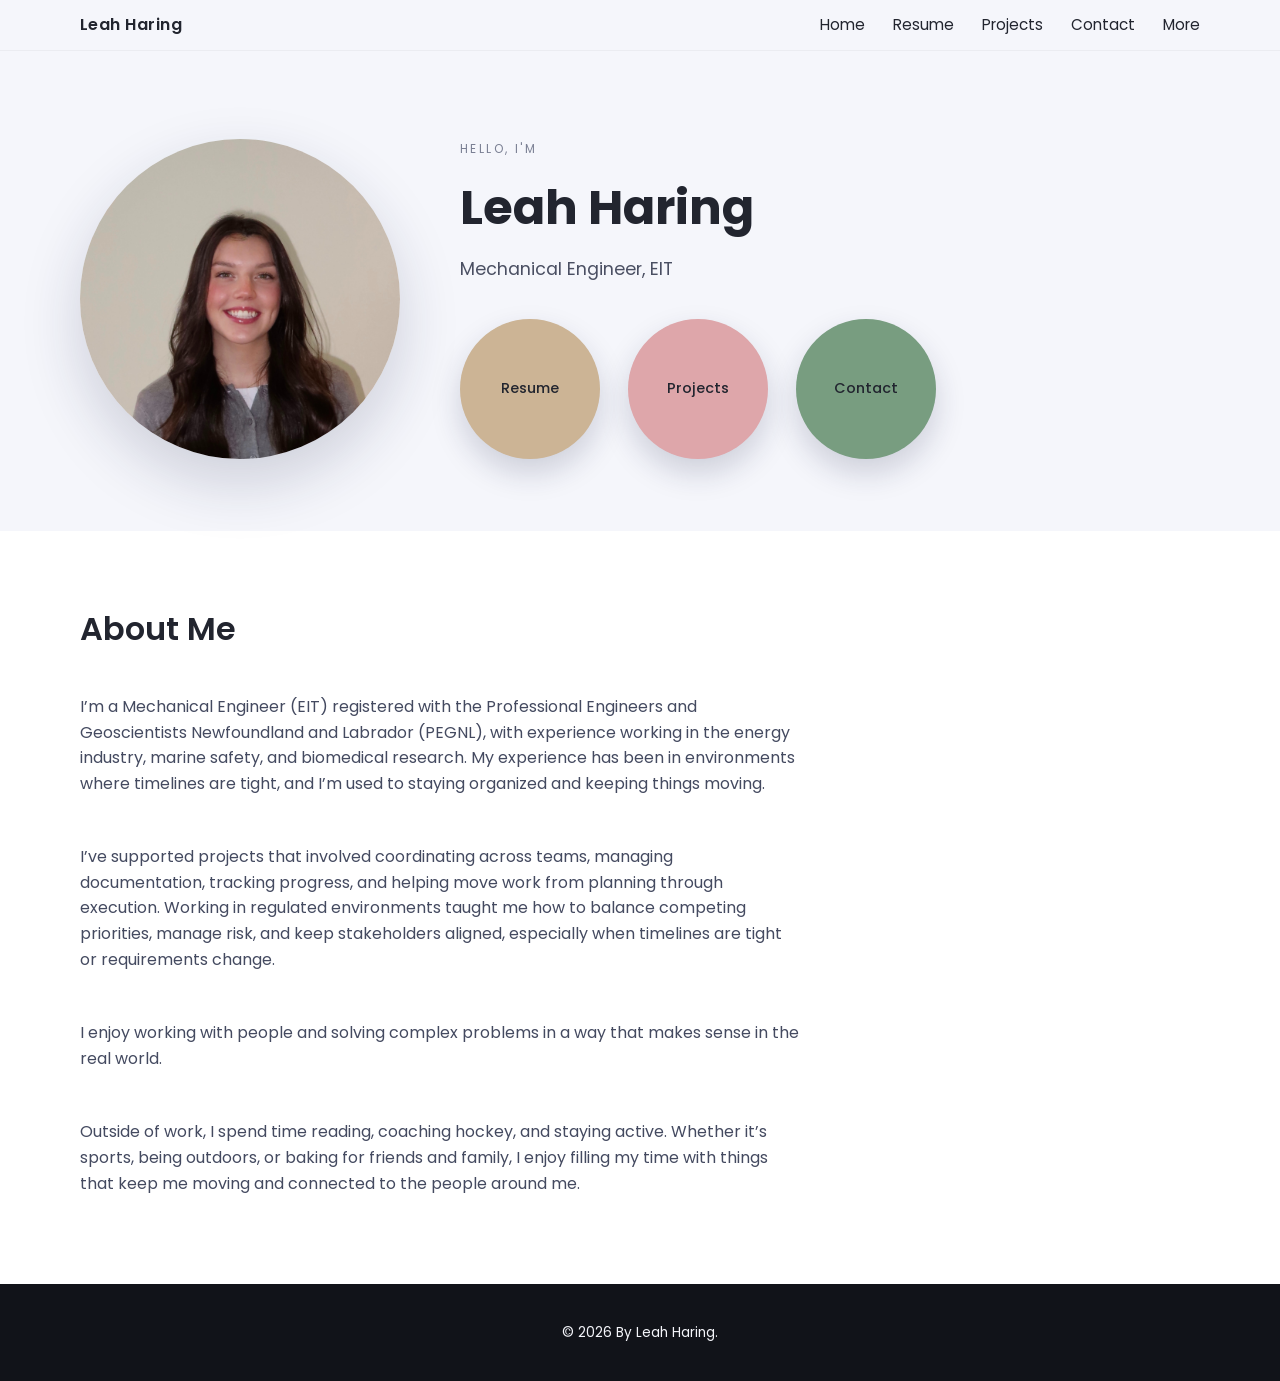
<file: index.html>
<!DOCTYPE html>
<html lang="en">
  <head>
    <meta charset="UTF-8" />
    <meta name="viewport" content="width=device-width, initial-scale=1.0" />
    <title>Home | Leah Haring</title>
    <meta
      name="description"
      content="Mechanical Engineer (EIT) based in Newfoundland and Labrador. Explore the resume, projects, and contact information for Leah Haring."
    />
    <link rel="stylesheet" href="styles.css" />
    <link rel="preconnect" href="https://fonts.googleapis.com" />
    <link rel="preconnect" href="https://fonts.gstatic.com" crossorigin />
    <link
      href="https://fonts.googleapis.com/css2?family=Poppins:wght@300;400;500;600;700&display=swap"
      rel="stylesheet"
    />
  </head>
  <body>
    <header class="site-header">
      <div class="container header-inner">
        <a href="index.html" class="logo">Leah&nbsp;Haring</a>
        <button class="nav-toggle" aria-label="Toggle navigation">
          <span></span>
          <span></span>
        </button>
        <nav class="site-nav" aria-label="Main navigation">
          <ul>
            <li><a href="index.html">Home</a></li>
            <li><a href="resume.html">Resume</a></li>
            <li><a href="projects.html">Projects</a></li>
            <li><a href="contact.html">Contact</a></li>
            <li><a href="resume.html#skills">More</a></li>
          </ul>
        </nav>
      </div>
    </header>

    <main id="home">
      <section class="hero">
        <div class="container hero-inner">
          <div class="hero-photo-wrapper" aria-label="Profile photo of Leah Haring">
            <img
              src="assets/profile-pic.jpg"
              alt="Profile photo of Leah Haring"
              class="hero-photo"
            />
          </div>
          <div class="hero-text">
            <p class="hero-kicker">Hello, I'm</p>
            <h1 class="hero-title">Leah&nbsp;Haring</h1>
            <p class="hero-subtitle">Mechanical Engineer, EIT</p>
            <div class="hero-cta-group">
              <a href="resume.html" class="btn hero-btn hero-btn--resume">Resume</a>
              <a href="projects.html" class="btn hero-btn hero-btn--projects">Projects</a>
              <a href="contact.html" class="btn hero-btn hero-btn--contact">Contact</a>
            </div>
          </div>
        </div>
      </section>

      <section id="about" class="section about">
        <div class="container">
          <h2 class="section-title">About Me</h2>
          <div class="about-content">
            <p>
              I’m a Mechanical Engineer (EIT) registered with the Professional Engineers and
              Geoscientists Newfoundland and Labrador (PEGNL), with experience working in the energy
              industry, marine safety, and biomedical research. My experience has been in
              environments where timelines are tight, and I’m used to staying organized and keeping
              things moving.
            </p>
            <p>
              I’ve supported projects that involved coordinating across teams, managing
              documentation, tracking progress, and helping move work from planning through
              execution. Working in regulated environments taught me how to balance competing
              priorities, manage risk, and keep stakeholders aligned, especially when timelines are
              tight or requirements change.
            </p>
            <p>
              I enjoy working with people and solving complex problems in a way that makes sense in
              the real world.
            </p>
            <p>
              Outside of work, I spend time reading, coaching hockey, and staying active. Whether
              it’s sports, being outdoors, or baking for friends and family, I enjoy filling my
              time with things that keep me moving and connected to the people around me.
            </p>
          </div>
        </div>
      </section>
    </main>

    <footer class="site-footer">
      <div class="container">
        <p>© 2026 By Leah Haring.</p>
      </div>
    </footer>

    <script src="scripts.js"></script>
  </body>
</html>
</file>
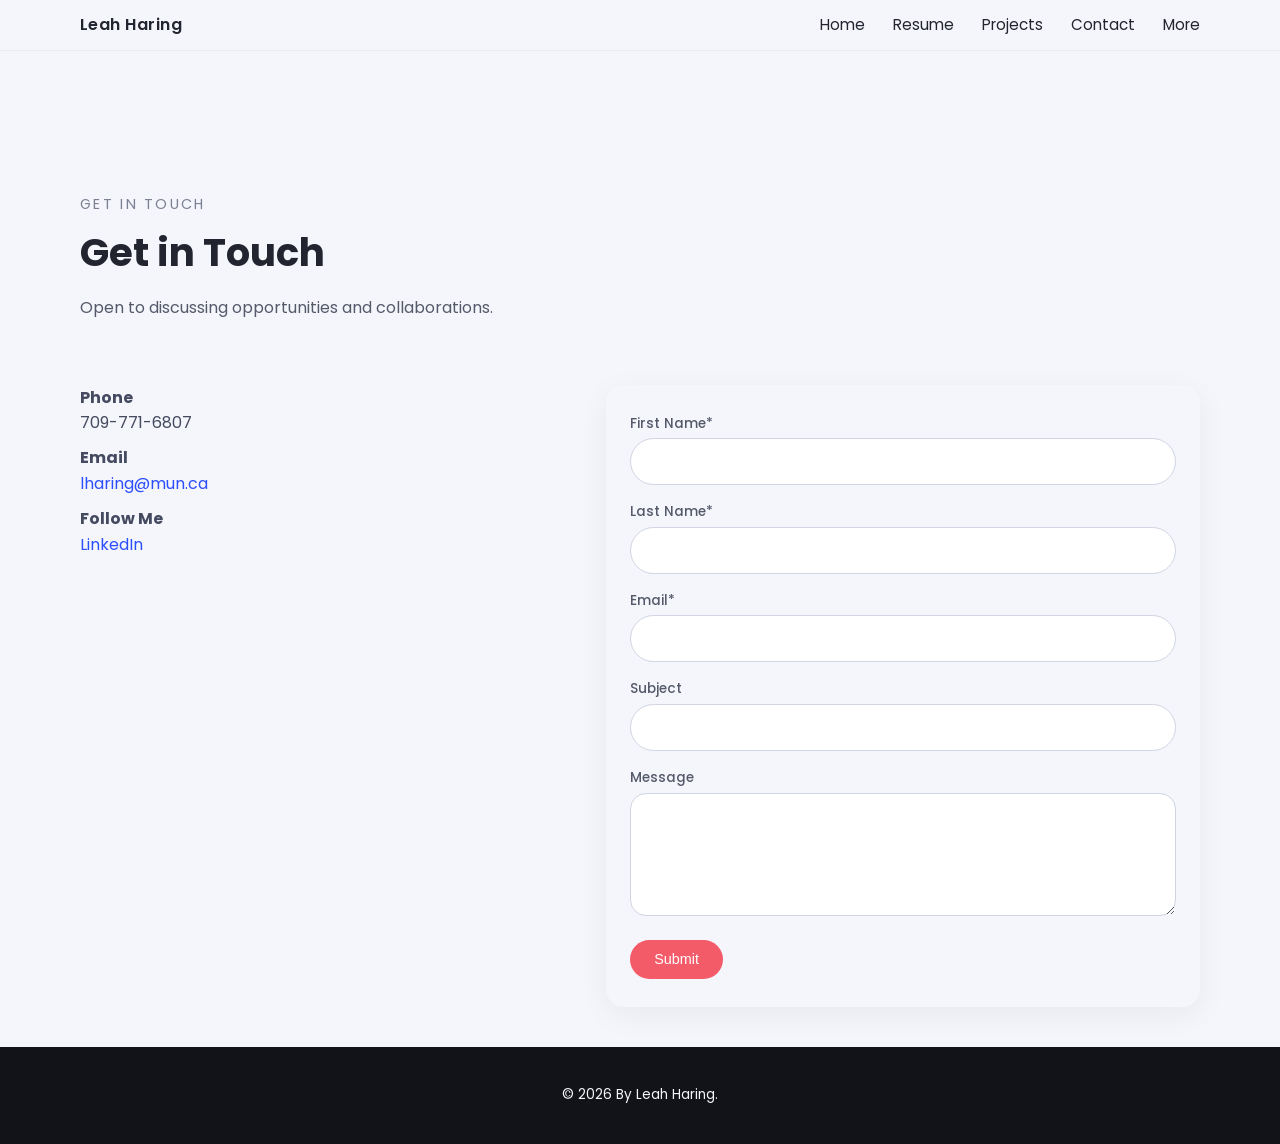
<file: contact.html>
<!DOCTYPE html>
<html lang="en">
  <head>
    <meta charset="UTF-8" />
    <meta name="viewport" content="width=device-width, initial-scale=1.0" />
    <title>Contact | Leah Haring</title>
    <meta
      name="description"
      content="Contact information for Mechanical Engineer Leah Haring, including phone, email, and contact form."
    />
    <link rel="stylesheet" href="styles.css" />
    <link rel="preconnect" href="https://fonts.googleapis.com" />
    <link rel="preconnect" href="https://fonts.gstatic.com" crossorigin />
    <link
      href="https://fonts.googleapis.com/css2?family=Poppins:wght@300;400;500;600;700&display=swap"
      rel="stylesheet"
    />
  </head>
  <body>
    <header class="site-header">
      <div class="container header-inner">
        <a href="index.html" class="logo">Leah&nbsp;Haring</a>
        <button class="nav-toggle" aria-label="Toggle navigation">
          <span></span>
          <span></span>
        </button>
        <nav class="site-nav" aria-label="Main navigation">
          <ul>
            <li><a href="index.html">Home</a></li>
            <li><a href="resume.html">Resume</a></li>
            <li><a href="projects.html">Projects</a></li>
            <li><a href="contact.html">Contact</a></li>
            <li><a href="resume.html#skills">More</a></li>
          </ul>
        </nav>
      </div>
    </header>

    <main class="page-main">
      <section class="page-header">
        <div class="container">
          <p class="muted-heading">Get in Touch</p>
          <h1 class="page-title">Get in Touch</h1>
          <p class="page-subtitle">Open to discussing opportunities and collaborations.</p>
        </div>
      </section>

      <section class="page-section">
        <div class="container contact-grid">
          <div class="contact-details">
            <p><strong>Phone</strong><br />709-771-6807</p>
            <p>
              <strong>Email</strong><br /><a href="mailto:lharing@mun.ca">lharing@mun.ca</a>
            </p>
            <p>
              <strong>Follow Me</strong><br /><a href="https://www.linkedin.com" target="_blank" rel="noopener noreferrer">LinkedIn</a>
            </p>
          </div>

          <form class="contact-form" action="mailto:lharing@mun.ca" method="post" enctype="text/plain">
            <div class="form-row">
              <label for="first-name">First Name*</label>
              <input type="text" id="first-name" name="first-name" required />
            </div>
            <div class="form-row">
              <label for="last-name">Last Name*</label>
              <input type="text" id="last-name" name="last-name" required />
            </div>
            <div class="form-row">
              <label for="email">Email*</label>
              <input type="email" id="email" name="email" required />
            </div>
            <div class="form-row">
              <label for="subject">Subject</label>
              <input type="text" id="subject" name="subject" />
            </div>
            <div class="form-row">
              <label for="message">Message</label>
              <textarea id="message" name="message" rows="4" required></textarea>
            </div>
            <button type="submit" class="btn primary">Submit</button>
          </form>
        </div>
      </section>
    </main>

    <footer class="site-footer">
      <div class="container">
        <p>© 2026 By Leah Haring.</p>
      </div>
    </footer>

    <script src="scripts.js"></script>
  </body>
</html>
</file>
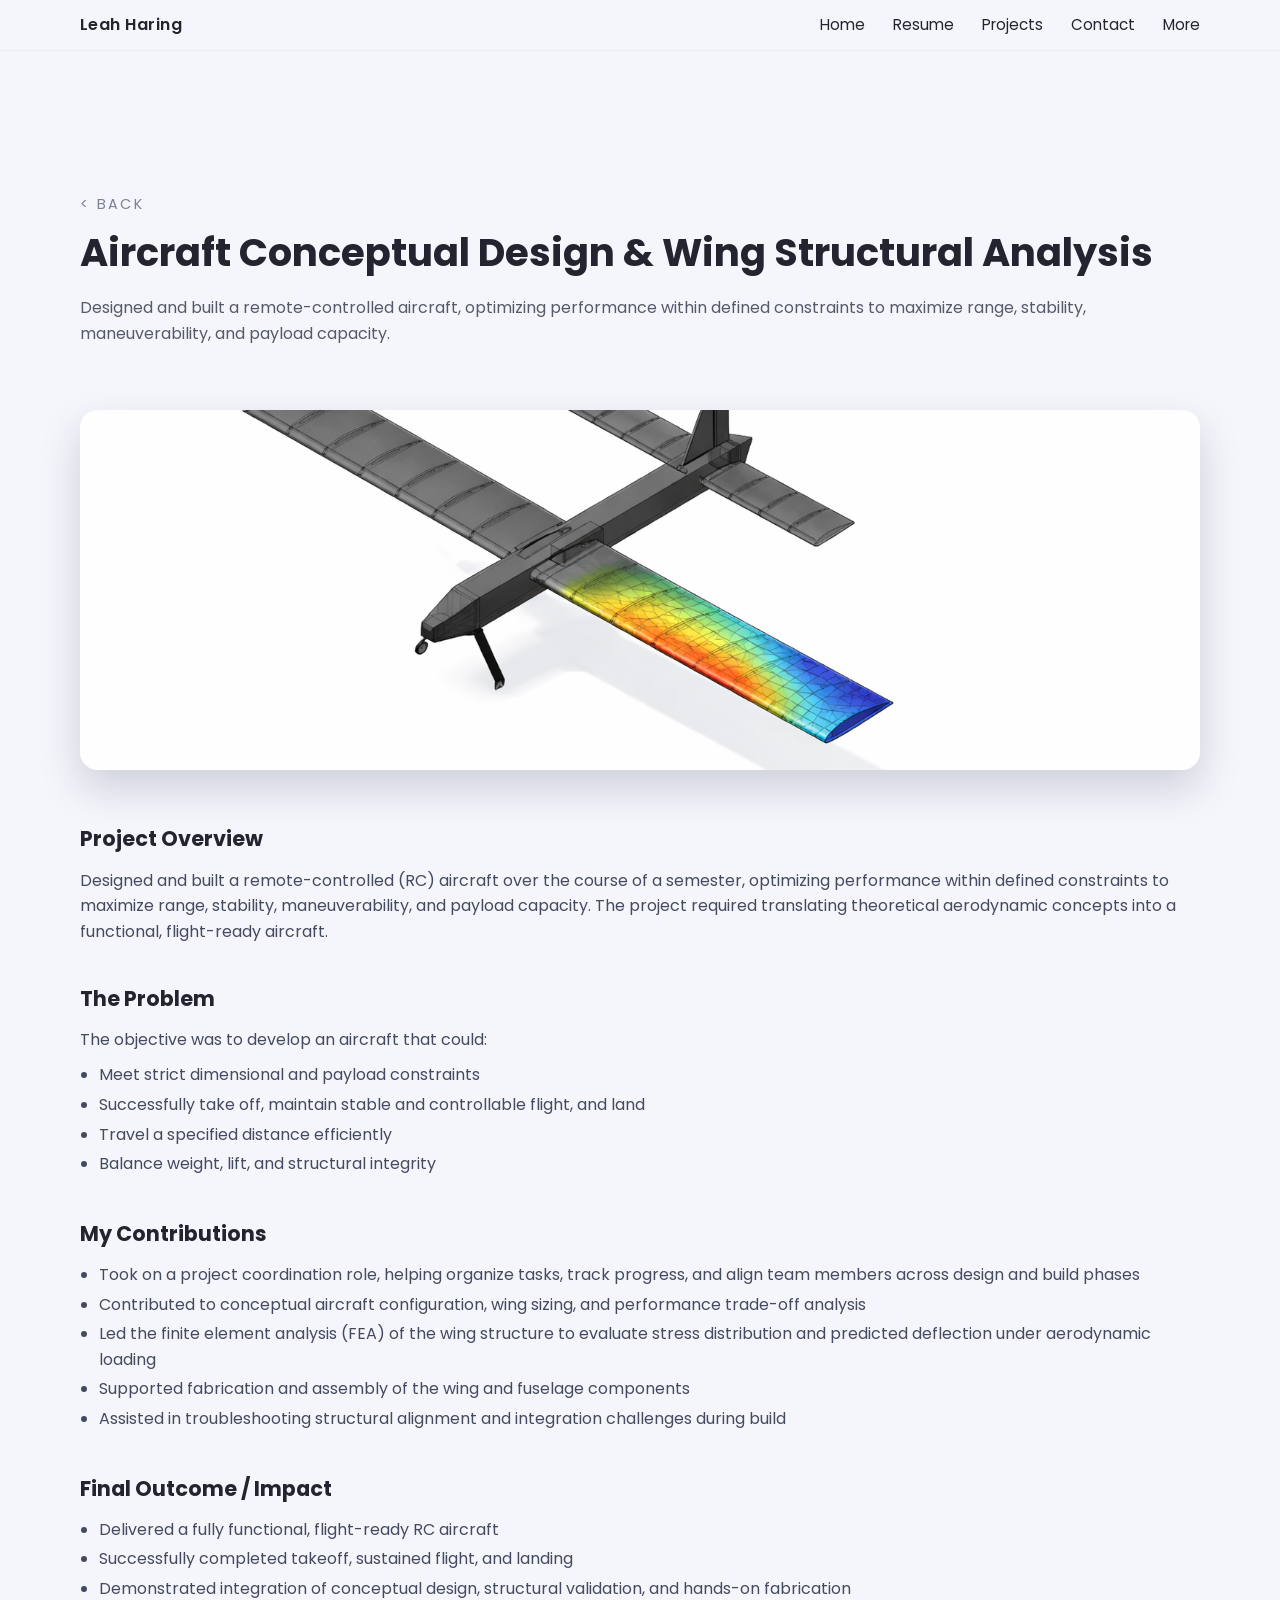
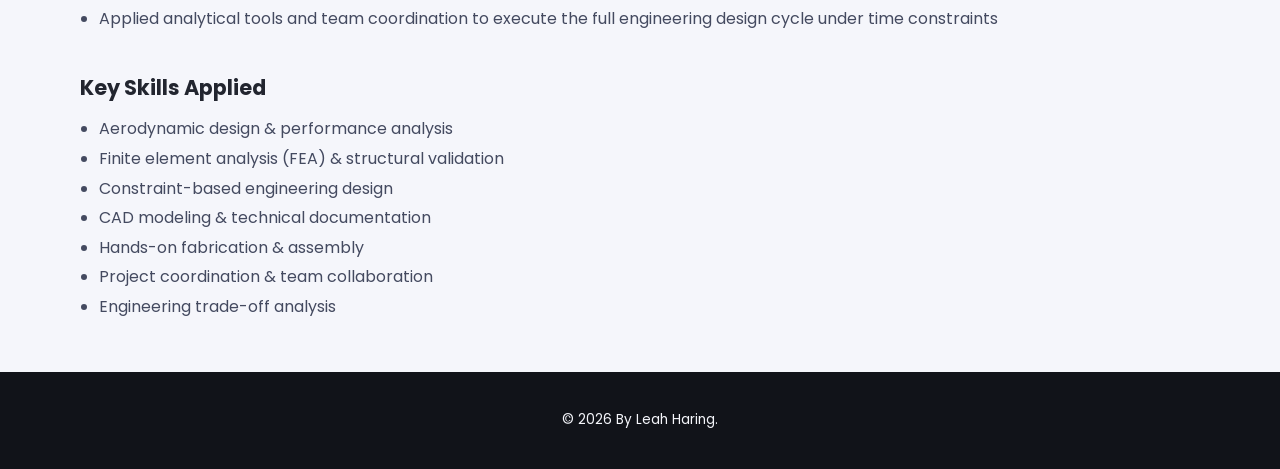
<file: project-airplane-design.html>
<!DOCTYPE html>
<html lang="en">
  <head>
    <meta charset="UTF-8" />
    <meta name="viewport" content="width=device-width, initial-scale=1.0" />
    <title>Aircraft Conceptual Design &amp; Wing Structural Analysis | Leah Haring</title>
    <meta
      name="description"
      content="Aircraft Conceptual Design & Wing Structural Analysis project by Mechanical Engineer Leah Haring."
    />
    <link rel="stylesheet" href="styles.css" />
    <link rel="preconnect" href="https://fonts.googleapis.com" />
    <link rel="preconnect" href="https://fonts.gstatic.com" crossorigin />
    <link
      href="https://fonts.googleapis.com/css2?family=Poppins:wght@300;400;500;600;700&display=swap"
      rel="stylesheet"
    />
  </head>
  <body>
    <header class="site-header">
      <div class="container header-inner">
        <a href="index.html" class="logo">Leah&nbsp;Haring</a>
        <button class="nav-toggle" aria-label="Toggle navigation">
          <span></span>
          <span></span>
        </button>
        <nav class="site-nav" aria-label="Main navigation">
          <ul>
            <li><a href="index.html">Home</a></li>
            <li><a href="resume.html">Resume</a></li>
            <li><a href="projects.html">Projects</a></li>
            <li><a href="contact.html">Contact</a></li>
            <li><a href="resume.html#skills">More</a></li>
          </ul>
        </nav>
      </div>
    </header>

    <main class="page-main">
      <section class="page-header">
        <div class="container">
          <p class="muted-heading"><a href="projects.html">&lt; Back</a></p>
          <h1 class="page-title">Aircraft Conceptual Design &amp; Wing Structural Analysis</h1>
          <p class="page-subtitle">
            Designed and built a remote-controlled aircraft, optimizing performance within defined
            constraints to maximize range, stability, maneuverability, and payload capacity.
          </p>
        </div>
      </section>

      <section class="page-section">
        <div class="container stack">
          <div>
            <img
              src="assets/plane-fea.png"
              alt="Finite element analysis of aircraft wing structure"
              class="project-detail-image"
            />
          </div>

          <div>
            <h2>Project Overview</h2>
            <p>
              Designed and built a remote-controlled (RC) aircraft over the course of a semester,
              optimizing performance within defined constraints to maximize range, stability,
              maneuverability, and payload capacity. The project required translating theoretical
              aerodynamic concepts into a functional, flight-ready aircraft.
            </p>
          </div>

          <div>
            <h2>The Problem</h2>
            <p>The objective was to develop an aircraft that could:</p>
            <ul>
              <li>Meet strict dimensional and payload constraints</li>
              <li>Successfully take off, maintain stable and controllable flight, and land</li>
              <li>Travel a specified distance efficiently</li>
              <li>Balance weight, lift, and structural integrity</li>
            </ul>
          </div>

          <div>
            <h2>My Contributions</h2>
            <ul>
              <li>
                Took on a project coordination role, helping organize tasks, track progress, and align
                team members across design and build phases
              </li>
              <li>
                Contributed to conceptual aircraft configuration, wing sizing, and performance
                trade-off analysis
              </li>
              <li>
                Led the finite element analysis (FEA) of the wing structure to evaluate stress
                distribution and predicted deflection under aerodynamic loading
              </li>
              <li>Supported fabrication and assembly of the wing and fuselage components</li>
              <li>
                Assisted in troubleshooting structural alignment and integration challenges during
                build
              </li>
            </ul>
          </div>

          <div>
            <h2>Final Outcome / Impact</h2>
            <ul>
              <li>Delivered a fully functional, flight-ready RC aircraft</li>
              <li>Successfully completed takeoff, sustained flight, and landing</li>
              <li>
                Demonstrated integration of conceptual design, structural validation, and hands-on
                fabrication
              </li>
              <li>
                Applied analytical tools and team coordination to execute the full engineering design
                cycle under time constraints
              </li>
            </ul>
          </div>

          <div>
            <h2>Key Skills Applied</h2>
            <ul>
              <li>Aerodynamic design &amp; performance analysis</li>
              <li>Finite element analysis (FEA) &amp; structural validation</li>
              <li>Constraint-based engineering design</li>
              <li>CAD modeling &amp; technical documentation</li>
              <li>Hands-on fabrication &amp; assembly</li>
              <li>Project coordination &amp; team collaboration</li>
              <li>Engineering trade-off analysis</li>
            </ul>
          </div>
        </div>
      </section>
    </main>

    <footer class="site-footer">
      <div class="container">
        <p>© 2026 By Leah Haring.</p>
      </div>
    </footer>

    <script src="scripts.js"></script>
  </body>
</html>
</file>
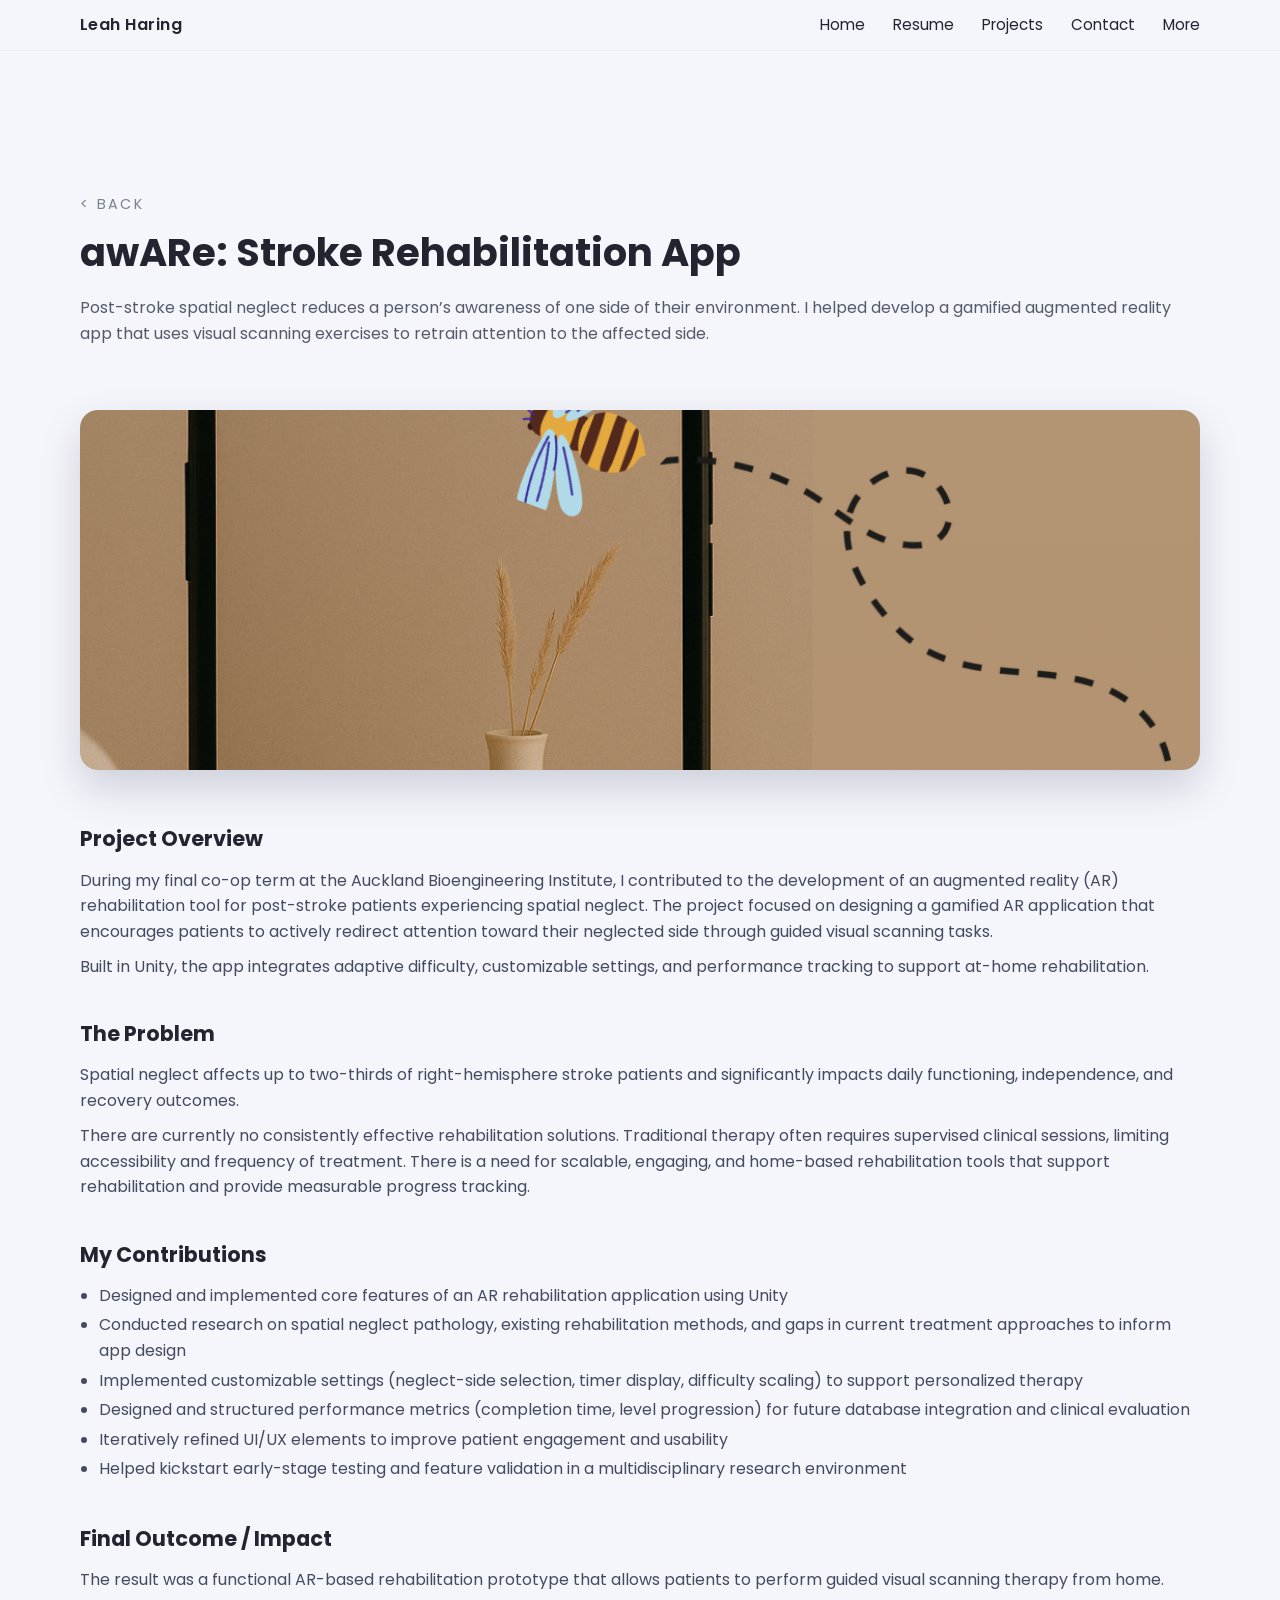
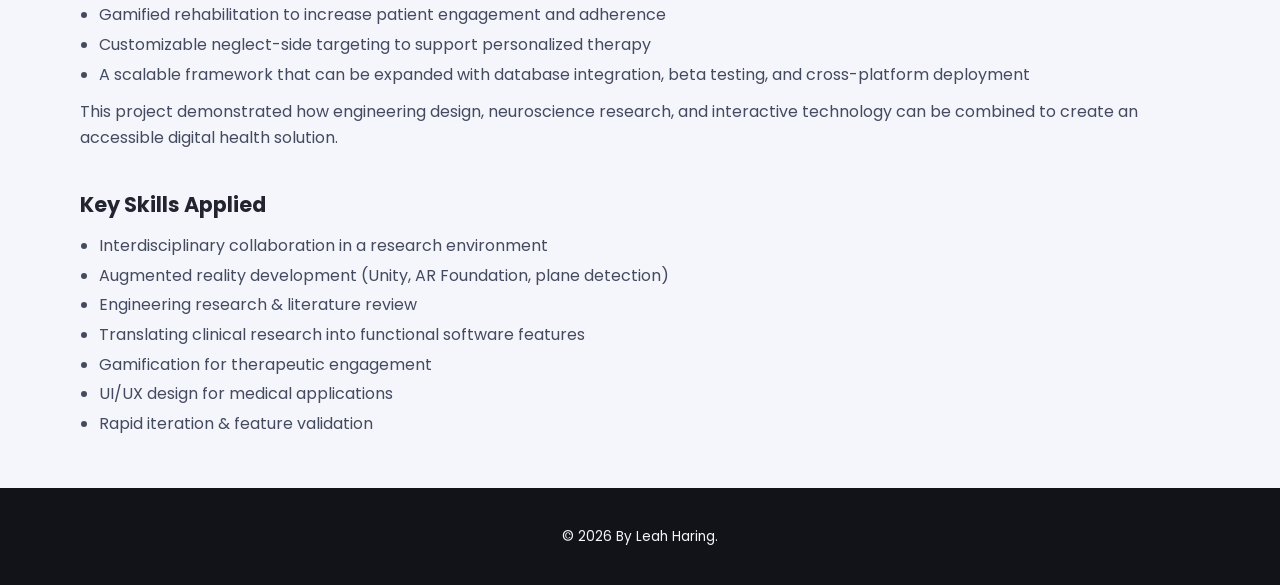
<file: project-aware.html>
<!DOCTYPE html>
<html lang="en">
  <head>
    <meta charset="UTF-8" />
    <meta name="viewport" content="width=device-width, initial-scale=1.0" />
    <title>awARe: Stroke Rehabilitation App | Leah Haring</title>
    <meta
      name="description"
      content="awARe Stroke Rehabilitation App project contributed to by Mechanical Engineer Leah Haring, developing a gamified AR tool for spatial neglect."
    />
    <link rel="stylesheet" href="styles.css" />
    <link rel="preconnect" href="https://fonts.googleapis.com" />
    <link rel="preconnect" href="https://fonts.gstatic.com" crossorigin />
    <link
      href="https://fonts.googleapis.com/css2?family=Poppins:wght@300;400;500;600;700&display=swap"
      rel="stylesheet"
    />
  </head>
  <body>
    <header class="site-header">
      <div class="container header-inner">
        <a href="index.html" class="logo">Leah&nbsp;Haring</a>
        <button class="nav-toggle" aria-label="Toggle navigation">
          <span></span>
          <span></span>
        </button>
        <nav class="site-nav" aria-label="Main navigation">
          <ul>
            <li><a href="index.html">Home</a></li>
            <li><a href="resume.html">Resume</a></li>
            <li><a href="projects.html">Projects</a></li>
            <li><a href="contact.html">Contact</a></li>
            <li><a href="resume.html#skills">More</a></li>
          </ul>
        </nav>
      </div>
    </header>

    <main class="page-main">
      <section class="page-header">
        <div class="container">
          <p class="muted-heading"><a href="projects.html">&lt; Back</a></p>
          <h1 class="page-title">awARe: Stroke Rehabilitation App</h1>
          <p class="page-subtitle">
            Post-stroke spatial neglect reduces a person’s awareness of one side of their
            environment. I helped develop a gamified augmented reality app that uses visual scanning
            exercises to retrain attention to the affected side.
          </p>
        </div>
      </section>

      <section class="page-section">
        <div class="container stack">
          <div>
            <img
              src="assets/aware.png"
              alt="awARe augmented reality stroke rehabilitation app"
              class="project-detail-image"
            />
          </div>

          <div>
            <h2>Project Overview</h2>
            <p>
              During my final co-op term at the Auckland Bioengineering Institute, I contributed to
              the development of an augmented reality (AR) rehabilitation tool for post-stroke
              patients experiencing spatial neglect. The project focused on designing a gamified AR
              application that encourages patients to actively redirect attention toward their
              neglected side through guided visual scanning tasks.
            </p>
            <p>
              Built in Unity, the app integrates adaptive difficulty, customizable settings, and
              performance tracking to support at-home rehabilitation.
            </p>
          </div>

          <div>
            <h2>The Problem</h2>
            <p>
              Spatial neglect affects up to two-thirds of right-hemisphere stroke patients and
              significantly impacts daily functioning, independence, and recovery outcomes.
            </p>
            <p>
              There are currently no consistently effective rehabilitation solutions. Traditional
              therapy often requires supervised clinical sessions, limiting accessibility and
              frequency of treatment. There is a need for scalable, engaging, and home-based
              rehabilitation tools that support rehabilitation and provide measurable progress
              tracking.
            </p>
          </div>

          <div>
            <h2>My Contributions</h2>
            <ul>
              <li>
                Designed and implemented core features of an AR rehabilitation application using Unity
              </li>
              <li>
                Conducted research on spatial neglect pathology, existing rehabilitation methods, and
                gaps in current treatment approaches to inform app design
              </li>
              <li>
                Implemented customizable settings (neglect-side selection, timer display, difficulty
                scaling) to support personalized therapy
              </li>
              <li>
                Designed and structured performance metrics (completion time, level progression) for
                future database integration and clinical evaluation
              </li>
              <li>
                Iteratively refined UI/UX elements to improve patient engagement and usability
              </li>
              <li>
                Helped kickstart early-stage testing and feature validation in a multidisciplinary
                research environment
              </li>
            </ul>
          </div>

          <div>
            <h2>Final Outcome / Impact</h2>
            <p>
              The result was a functional AR-based rehabilitation prototype that allows patients to
              perform guided visual scanning therapy from home.
            </p>
            <ul>
              <li>Gamified rehabilitation to increase patient engagement and adherence</li>
              <li>Customizable neglect-side targeting to support personalized therapy</li>
              <li>
                A scalable framework that can be expanded with database integration, beta testing, and
                cross-platform deployment
              </li>
            </ul>
            <p>
              This project demonstrated how engineering design, neuroscience research, and interactive
              technology can be combined to create an accessible digital health solution.
            </p>
          </div>

          <div>
            <h2>Key Skills Applied</h2>
            <ul>
              <li>Interdisciplinary collaboration in a research environment</li>
              <li>Augmented reality development (Unity, AR Foundation, plane detection)</li>
              <li>Engineering research &amp; literature review</li>
              <li>Translating clinical research into functional software features</li>
              <li>Gamification for therapeutic engagement</li>
              <li>UI/UX design for medical applications</li>
              <li>Rapid iteration &amp; feature validation</li>
            </ul>
          </div>
        </div>
      </section>
    </main>

    <footer class="site-footer">
      <div class="container">
        <p>© 2026 By Leah Haring.</p>
      </div>
    </footer>

    <script src="scripts.js"></script>
  </body>
</html>
</file>
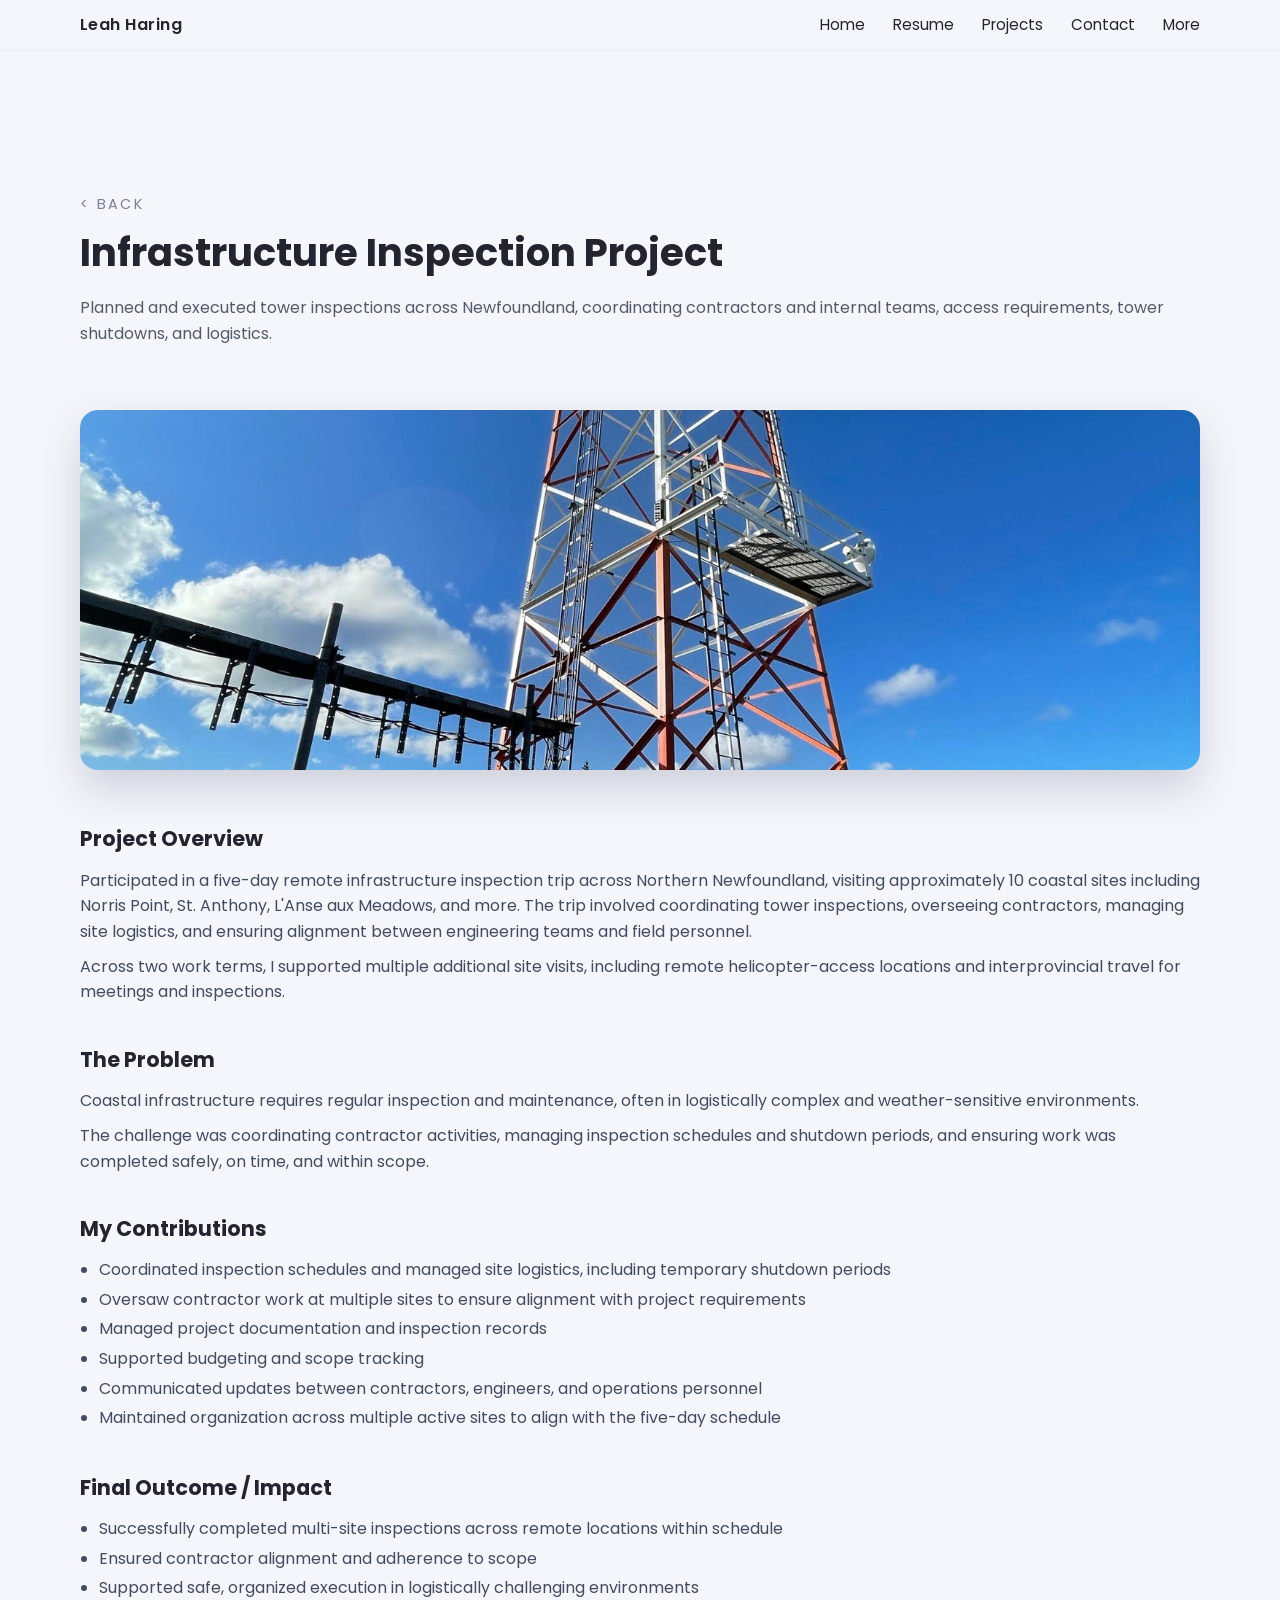
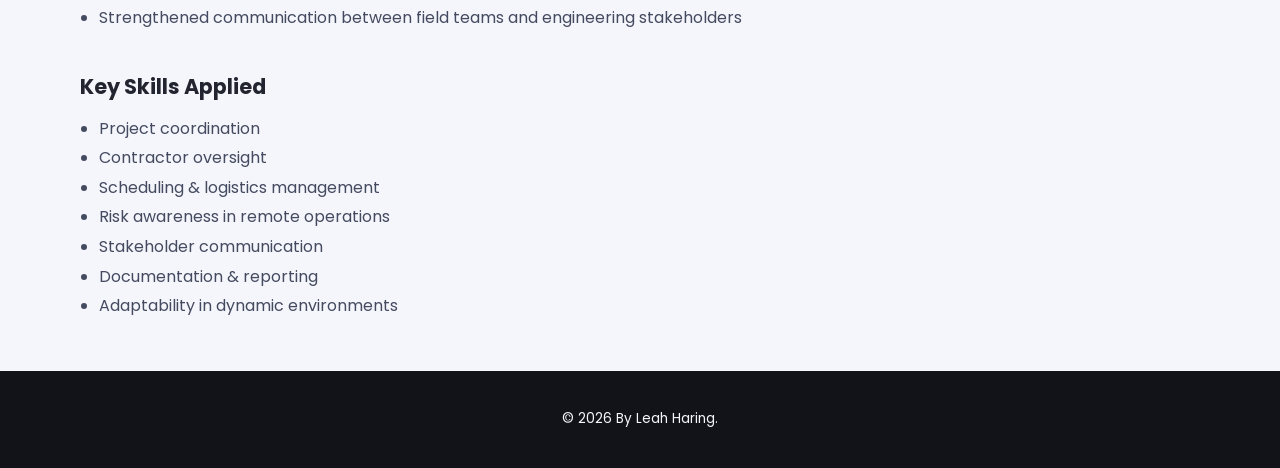
<file: project-infrastructure-inspection.html>
<!DOCTYPE html>
<html lang="en">
  <head>
    <meta charset="UTF-8" />
    <meta name="viewport" content="width=device-width, initial-scale=1.0" />
    <title>Infrastructure Inspection Project | Leah Haring</title>
    <meta
      name="description"
      content="Infrastructure Inspection Project led by Mechanical Engineer Leah Haring, coordinating tower inspections across Newfoundland."
    />
    <link rel="stylesheet" href="styles.css" />
    <link rel="preconnect" href="https://fonts.googleapis.com" />
    <link rel="preconnect" href="https://fonts.gstatic.com" crossorigin />
    <link
      href="https://fonts.googleapis.com/css2?family=Poppins:wght@300;400;500;600;700&display=swap"
      rel="stylesheet"
    />
  </head>
  <body>
    <header class="site-header">
      <div class="container header-inner">
        <a href="index.html" class="logo">Leah&nbsp;Haring</a>
        <button class="nav-toggle" aria-label="Toggle navigation">
          <span></span>
          <span></span>
        </button>
        <nav class="site-nav" aria-label="Main navigation">
          <ul>
            <li><a href="index.html">Home</a></li>
            <li><a href="resume.html">Resume</a></li>
            <li><a href="projects.html">Projects</a></li>
            <li><a href="contact.html">Contact</a></li>
            <li><a href="resume.html#skills">More</a></li>
          </ul>
        </nav>
      </div>
    </header>

    <main class="page-main">
      <section class="page-header">
        <div class="container">
          <p class="muted-heading"><a href="projects.html">&lt; Back</a></p>
          <h1 class="page-title">Infrastructure Inspection Project</h1>
          <p class="page-subtitle">
            Planned and executed tower inspections across Newfoundland, coordinating contractors and
            internal teams, access requirements, tower shutdowns, and logistics.
          </p>
        </div>
      </section>

      <section class="page-section">
        <div class="container stack">
          <div>
            <img
              src="assets/infrastructure-inspection.jpg"
              alt="Tower infrastructure inspection trip across coastal Newfoundland"
              class="project-detail-image"
            />
          </div>

          <div>
            <h2>Project Overview</h2>
            <p>
              Participated in a five-day remote infrastructure inspection trip across Northern
              Newfoundland, visiting approximately 10 coastal sites including Norris Point, St.
              Anthony, L'Anse aux Meadows, and more. The trip involved coordinating tower inspections,
              overseeing contractors, managing site logistics, and ensuring alignment between
              engineering teams and field personnel.
            </p>
            <p>
              Across two work terms, I supported multiple additional site visits, including remote
              helicopter-access locations and interprovincial travel for meetings and inspections.
            </p>
          </div>

          <div>
            <h2>The Problem</h2>
            <p>
              Coastal infrastructure requires regular inspection and maintenance, often in
              logistically complex and weather-sensitive environments.
            </p>
            <p>
              The challenge was coordinating contractor activities, managing inspection schedules and
              shutdown periods, and ensuring work was completed safely, on time, and within scope.
            </p>
          </div>

          <div>
            <h2>My Contributions</h2>
            <ul>
              <li>
                Coordinated inspection schedules and managed site logistics, including temporary
                shutdown periods
              </li>
              <li>Oversaw contractor work at multiple sites to ensure alignment with project requirements</li>
              <li>Managed project documentation and inspection records</li>
              <li>Supported budgeting and scope tracking</li>
              <li>
                Communicated updates between contractors, engineers, and operations personnel
              </li>
              <li>
                Maintained organization across multiple active sites to align with the five-day
                schedule
              </li>
            </ul>
          </div>

          <div>
            <h2>Final Outcome / Impact</h2>
            <ul>
              <li>Successfully completed multi-site inspections across remote locations within schedule</li>
              <li>Ensured contractor alignment and adherence to scope</li>
              <li>Supported safe, organized execution in logistically challenging environments</li>
              <li>Strengthened communication between field teams and engineering stakeholders</li>
            </ul>
          </div>

          <div>
            <h2>Key Skills Applied</h2>
            <ul>
              <li>Project coordination</li>
              <li>Contractor oversight</li>
              <li>Scheduling &amp; logistics management</li>
              <li>Risk awareness in remote operations</li>
              <li>Stakeholder communication</li>
              <li>Documentation &amp; reporting</li>
              <li>Adaptability in dynamic environments</li>
            </ul>
          </div>
        </div>
      </section>
    </main>

    <footer class="site-footer">
      <div class="container">
        <p>© 2026 By Leah Haring.</p>
      </div>
    </footer>

    <script src="scripts.js"></script>
  </body>
</html>
</file>
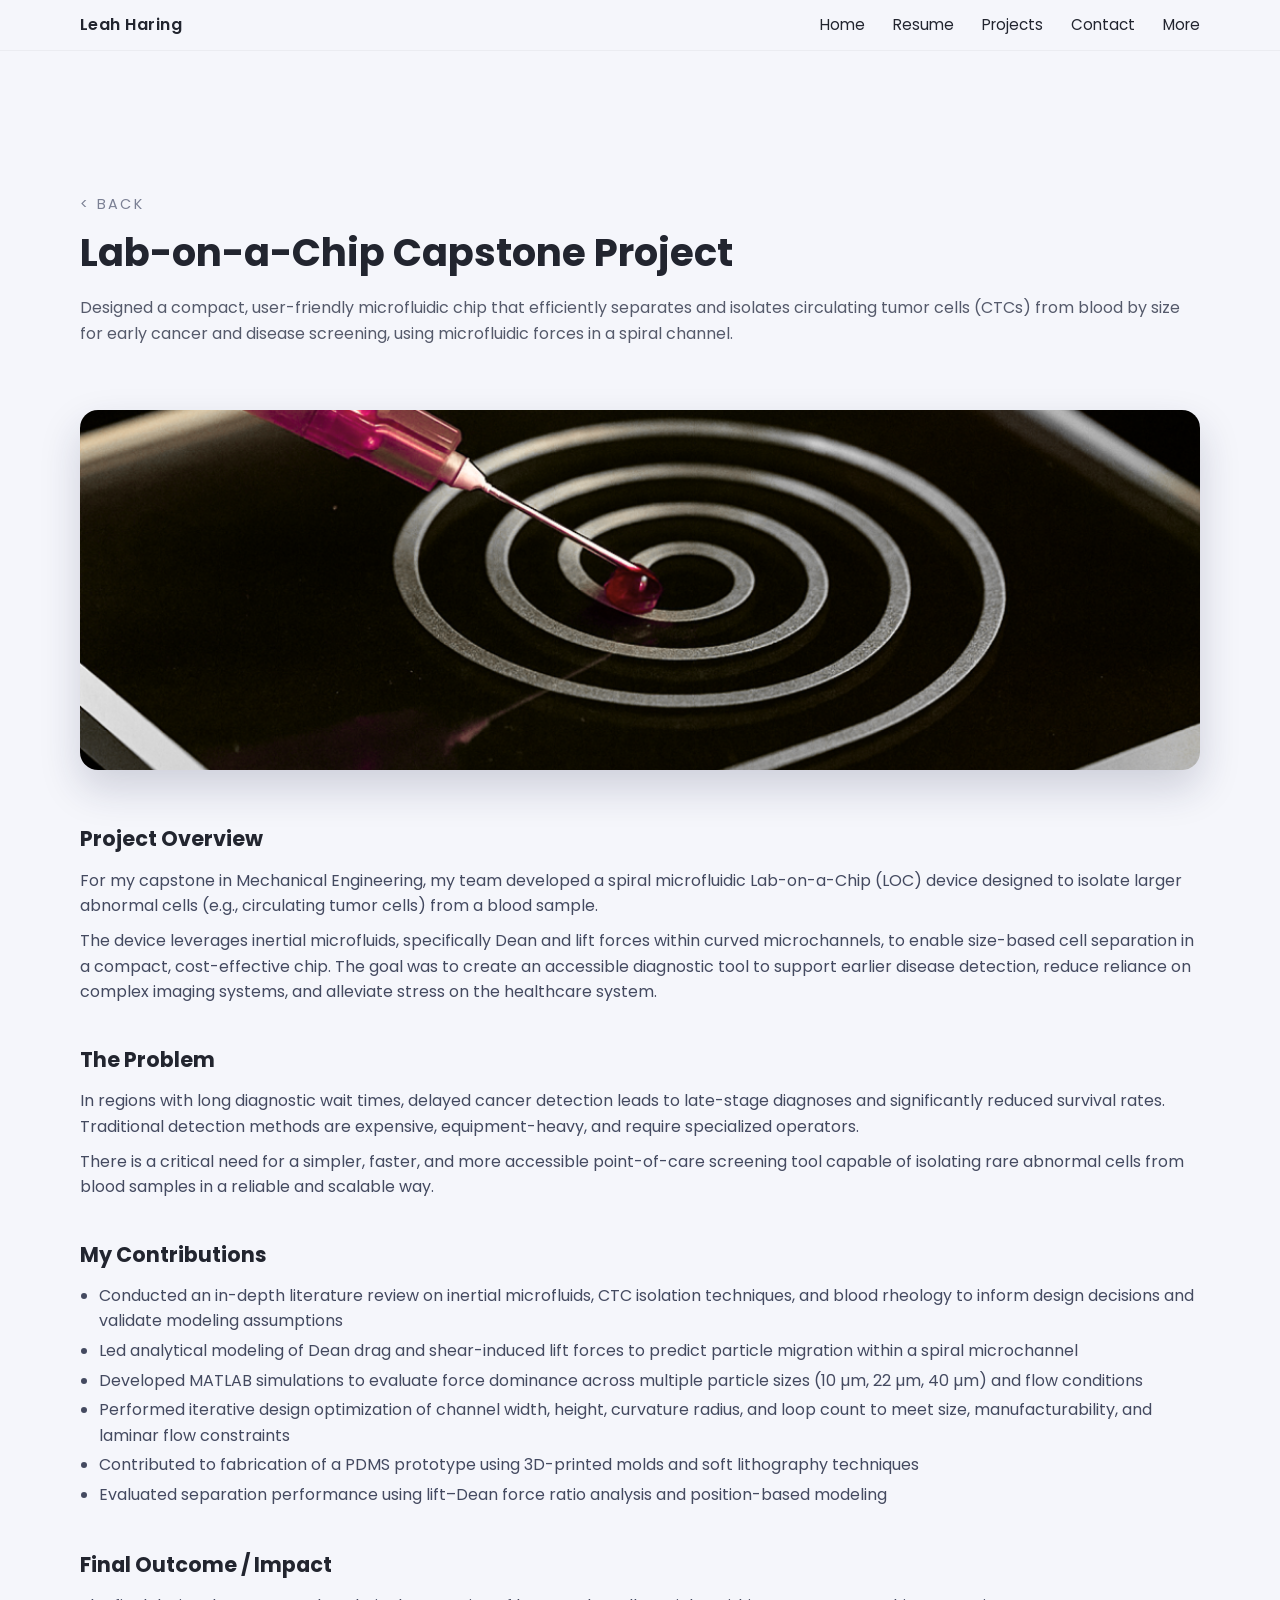
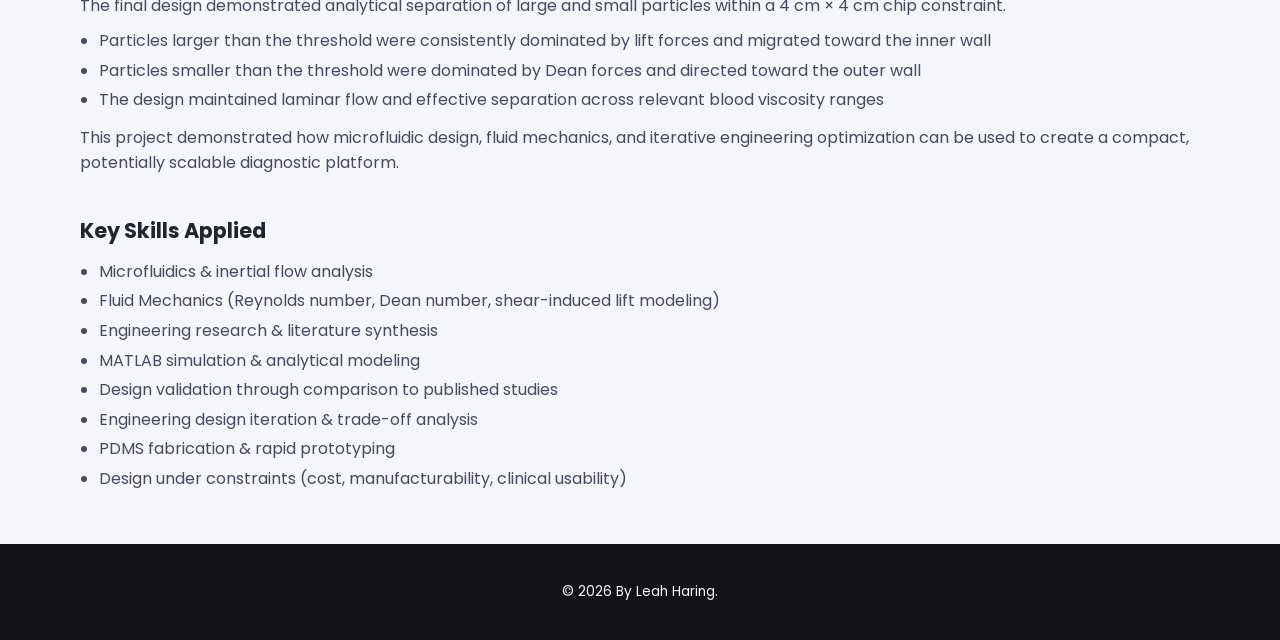
<file: project-lab-on-a-chip.html>
<!DOCTYPE html>
<html lang="en">
  <head>
    <meta charset="UTF-8" />
    <meta name="viewport" content="width=device-width, initial-scale=1.0" />
    <title>Lab-on-a-Chip Capstone Project | Leah Haring</title>
    <meta
      name="description"
      content="Lab-on-a-Chip Capstone project by Mechanical Engineer Leah Haring, designing a microfluidic device for circulating tumor cell isolation."
    />
    <link rel="stylesheet" href="styles.css" />
    <link rel="preconnect" href="https://fonts.googleapis.com" />
    <link rel="preconnect" href="https://fonts.gstatic.com" crossorigin />
    <link
      href="https://fonts.googleapis.com/css2?family=Poppins:wght@300;400;500;600;700&display=swap"
      rel="stylesheet"
    />
  </head>
  <body>
    <header class="site-header">
      <div class="container header-inner">
        <a href="index.html" class="logo">Leah&nbsp;Haring</a>
        <button class="nav-toggle" aria-label="Toggle navigation">
          <span></span>
          <span></span>
        </button>
        <nav class="site-nav" aria-label="Main navigation">
          <ul>
            <li><a href="index.html">Home</a></li>
            <li><a href="resume.html">Resume</a></li>
            <li><a href="projects.html">Projects</a></li>
            <li><a href="contact.html">Contact</a></li>
            <li><a href="resume.html#skills">More</a></li>
          </ul>
        </nav>
      </div>
    </header>

    <main class="page-main">
      <section class="page-header">
        <div class="container">
          <p class="muted-heading"><a href="projects.html">&lt; Back</a></p>
          <h1 class="page-title">Lab-on-a-Chip Capstone Project</h1>
          <p class="page-subtitle">
            Designed a compact, user-friendly microfluidic chip that efficiently separates and
            isolates circulating tumor cells (CTCs) from blood by size for early cancer and disease
            screening, using microfluidic forces in a spiral channel.
          </p>
        </div>
      </section>

      <section class="page-section">
        <div class="container stack">
          <div>
            <img
              src="assets/lab-on-a-chip.png"
              alt="Spiral microfluidic lab-on-a-chip device"
              class="project-detail-image"
            />
          </div>

          <div>
            <h2>Project Overview</h2>
            <p>
              For my capstone in Mechanical Engineering, my team developed a spiral microfluidic
              Lab-on-a-Chip (LOC) device designed to isolate larger abnormal cells (e.g., circulating
              tumor cells) from a blood sample.
            </p>
            <p>
              The device leverages inertial microfluids, specifically Dean and lift forces within
              curved microchannels, to enable size-based cell separation in a compact, cost-effective
              chip. The goal was to create an accessible diagnostic tool to support earlier disease
              detection, reduce reliance on complex imaging systems, and alleviate stress on the
              healthcare system.
            </p>
          </div>

          <div>
            <h2>The Problem</h2>
            <p>
              In regions with long diagnostic wait times, delayed cancer detection leads to late-stage
              diagnoses and significantly reduced survival rates. Traditional detection methods are
              expensive, equipment-heavy, and require specialized operators.
            </p>
            <p>
              There is a critical need for a simpler, faster, and more accessible point-of-care
              screening tool capable of isolating rare abnormal cells from blood samples in a reliable
              and scalable way.
            </p>
          </div>

          <div>
            <h2>My Contributions</h2>
            <ul>
              <li>
                Conducted an in-depth literature review on inertial microfluids, CTC isolation
                techniques, and blood rheology to inform design decisions and validate modeling
                assumptions
              </li>
              <li>
                Led analytical modeling of Dean drag and shear-induced lift forces to predict particle
                migration within a spiral microchannel
              </li>
              <li>
                Developed MATLAB simulations to evaluate force dominance across multiple particle
                sizes (10 µm, 22 µm, 40 µm) and flow conditions
              </li>
              <li>
                Performed iterative design optimization of channel width, height, curvature radius, and
                loop count to meet size, manufacturability, and laminar flow constraints
              </li>
              <li>
                Contributed to fabrication of a PDMS prototype using 3D-printed molds and soft
                lithography techniques
              </li>
              <li>
                Evaluated separation performance using lift–Dean force ratio analysis and
                position-based modeling
              </li>
            </ul>
          </div>

          <div>
            <h2>Final Outcome / Impact</h2>
            <p>
              The final design demonstrated analytical separation of large and small particles within a
              4 cm × 4 cm chip constraint.
            </p>
            <ul>
              <li>
                Particles larger than the threshold were consistently dominated by lift forces and
                migrated toward the inner wall
              </li>
              <li>
                Particles smaller than the threshold were dominated by Dean forces and directed toward
                the outer wall
              </li>
              <li>
                The design maintained laminar flow and effective separation across relevant blood
                viscosity ranges
              </li>
            </ul>
            <p>
              This project demonstrated how microfluidic design, fluid mechanics, and iterative
              engineering optimization can be used to create a compact, potentially scalable diagnostic
              platform.
            </p>
          </div>

          <div>
            <h2>Key Skills Applied</h2>
            <ul>
              <li>Microfluidics &amp; inertial flow analysis</li>
              <li>
                Fluid Mechanics (Reynolds number, Dean number, shear-induced lift modeling)
              </li>
              <li>Engineering research &amp; literature synthesis</li>
              <li>MATLAB simulation &amp; analytical modeling</li>
              <li>Design validation through comparison to published studies</li>
              <li>Engineering design iteration &amp; trade-off analysis</li>
              <li>PDMS fabrication &amp; rapid prototyping</li>
              <li>Design under constraints (cost, manufacturability, clinical usability)</li>
            </ul>
          </div>
        </div>
      </section>
    </main>

    <footer class="site-footer">
      <div class="container">
        <p>© 2026 By Leah Haring.</p>
      </div>
    </footer>

    <script src="scripts.js"></script>
  </body>
</html>
</file>
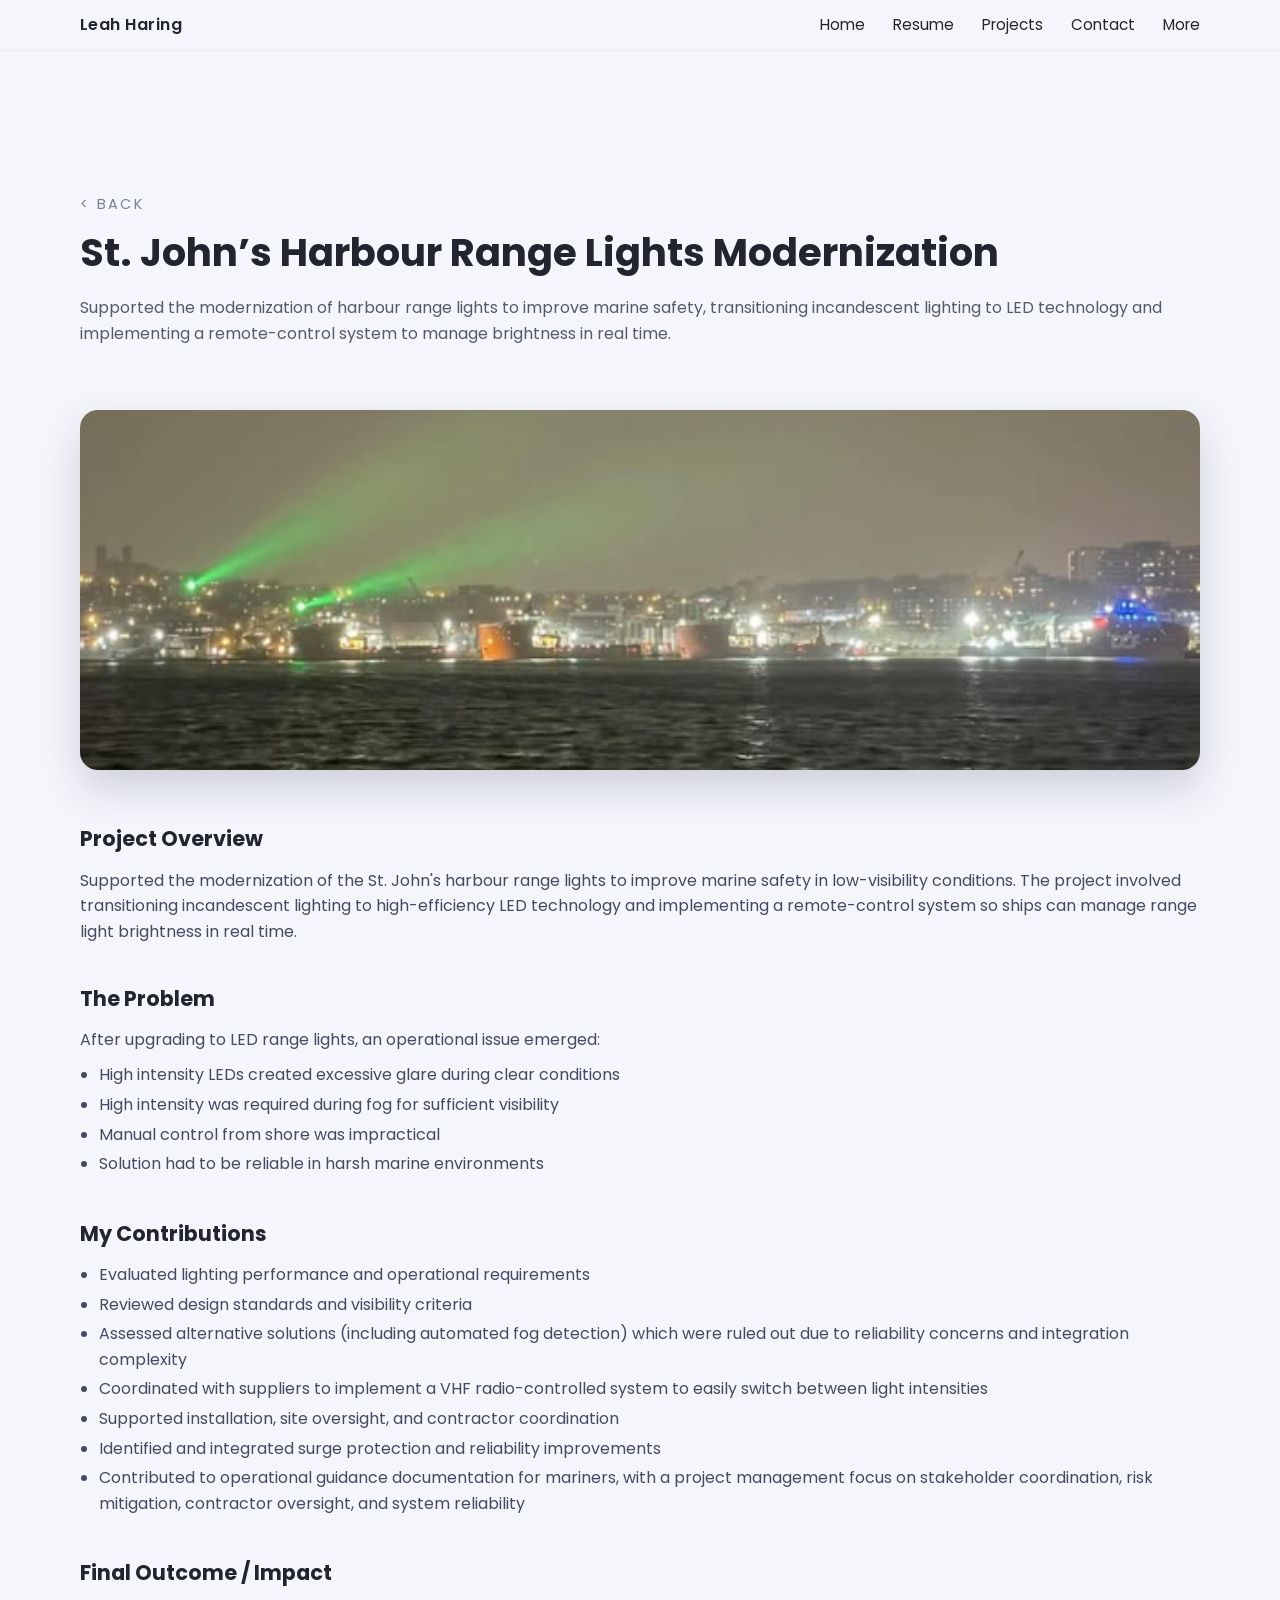
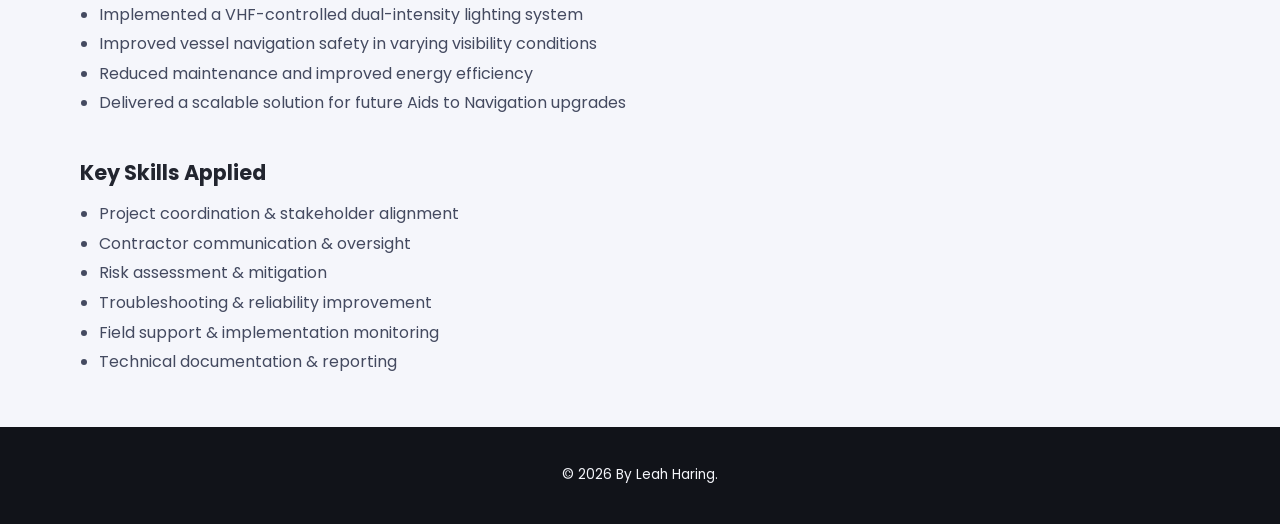
<file: project-range-lights.html>
<!DOCTYPE html>
<html lang="en">
  <head>
    <meta charset="UTF-8" />
    <meta name="viewport" content="width=device-width, initial-scale=1.0" />
    <title>St. John’s Harbour Range Lights Modernization | Leah Haring</title>
    <meta
      name="description"
      content="St. John’s Harbour Range Lights Modernization project supported by Mechanical Engineer Leah Haring."
    />
    <link rel="stylesheet" href="styles.css" />
    <link rel="preconnect" href="https://fonts.googleapis.com" />
    <link rel="preconnect" href="https://fonts.gstatic.com" crossorigin />
    <link
      href="https://fonts.googleapis.com/css2?family=Poppins:wght@300;400;500;600;700&display=swap"
      rel="stylesheet"
    />
  </head>
  <body>
    <header class="site-header">
      <div class="container header-inner">
        <a href="index.html" class="logo">Leah&nbsp;Haring</a>
        <button class="nav-toggle" aria-label="Toggle navigation">
          <span></span>
          <span></span>
        </button>
        <nav class="site-nav" aria-label="Main navigation">
          <ul>
            <li><a href="index.html">Home</a></li>
            <li><a href="resume.html">Resume</a></li>
            <li><a href="projects.html">Projects</a></li>
            <li><a href="contact.html">Contact</a></li>
            <li><a href="resume.html#skills">More</a></li>
          </ul>
        </nav>
      </div>
    </header>

    <main class="page-main">
      <section class="page-header">
        <div class="container">
          <p class="muted-heading"><a href="projects.html">&lt; Back</a></p>
          <h1 class="page-title">St. John’s Harbour Range Lights Modernization</h1>
          <p class="page-subtitle">
            Supported the modernization of harbour range lights to improve marine safety,
            transitioning incandescent lighting to LED technology and implementing a remote-control
            system to manage brightness in real time.
          </p>
        </div>
      </section>

      <section class="page-section">
        <div class="container stack">
          <div>
            <img
              src="assets/harbour.png"
              alt="St. John’s harbour range lights at night"
              class="project-detail-image"
            />
          </div>

          <div>
            <h2>Project Overview</h2>
            <p>
              Supported the modernization of the St. John's harbour range lights to improve marine
              safety in low-visibility conditions. The project involved transitioning incandescent
              lighting to high-efficiency LED technology and implementing a remote-control system so
              ships can manage range light brightness in real time.
            </p>
          </div>

          <div>
            <h2>The Problem</h2>
            <p>After upgrading to LED range lights, an operational issue emerged:</p>
            <ul>
              <li>High intensity LEDs created excessive glare during clear conditions</li>
              <li>High intensity was required during fog for sufficient visibility</li>
              <li>Manual control from shore was impractical</li>
              <li>Solution had to be reliable in harsh marine environments</li>
            </ul>
          </div>

          <div>
            <h2>My Contributions</h2>
            <ul>
              <li>Evaluated lighting performance and operational requirements</li>
              <li>Reviewed design standards and visibility criteria</li>
              <li>
                Assessed alternative solutions (including automated fog detection) which were ruled out
                due to reliability concerns and integration complexity
              </li>
              <li>
                Coordinated with suppliers to implement a VHF radio-controlled system to easily switch
                between light intensities
              </li>
              <li>Supported installation, site oversight, and contractor coordination</li>
              <li>Identified and integrated surge protection and reliability improvements</li>
              <li>
                Contributed to operational guidance documentation for mariners, with a project
                management focus on stakeholder coordination, risk mitigation, contractor oversight, and
                system reliability
              </li>
            </ul>
          </div>

          <div>
            <h2>Final Outcome / Impact</h2>
            <ul>
              <li>Implemented a VHF-controlled dual-intensity lighting system</li>
              <li>Improved vessel navigation safety in varying visibility conditions</li>
              <li>Reduced maintenance and improved energy efficiency</li>
              <li>Delivered a scalable solution for future Aids to Navigation upgrades</li>
            </ul>
          </div>

          <div>
            <h2>Key Skills Applied</h2>
            <ul>
              <li>Project coordination &amp; stakeholder alignment</li>
              <li>Contractor communication &amp; oversight</li>
              <li>Risk assessment &amp; mitigation</li>
              <li>Troubleshooting &amp; reliability improvement</li>
              <li>Field support &amp; implementation monitoring</li>
              <li>Technical documentation &amp; reporting</li>
            </ul>
          </div>
        </div>
      </section>
    </main>

    <footer class="site-footer">
      <div class="container">
        <p>© 2026 By Leah Haring.</p>
      </div>
    </footer>

    <script src="scripts.js"></script>
  </body>
</html>
</file>
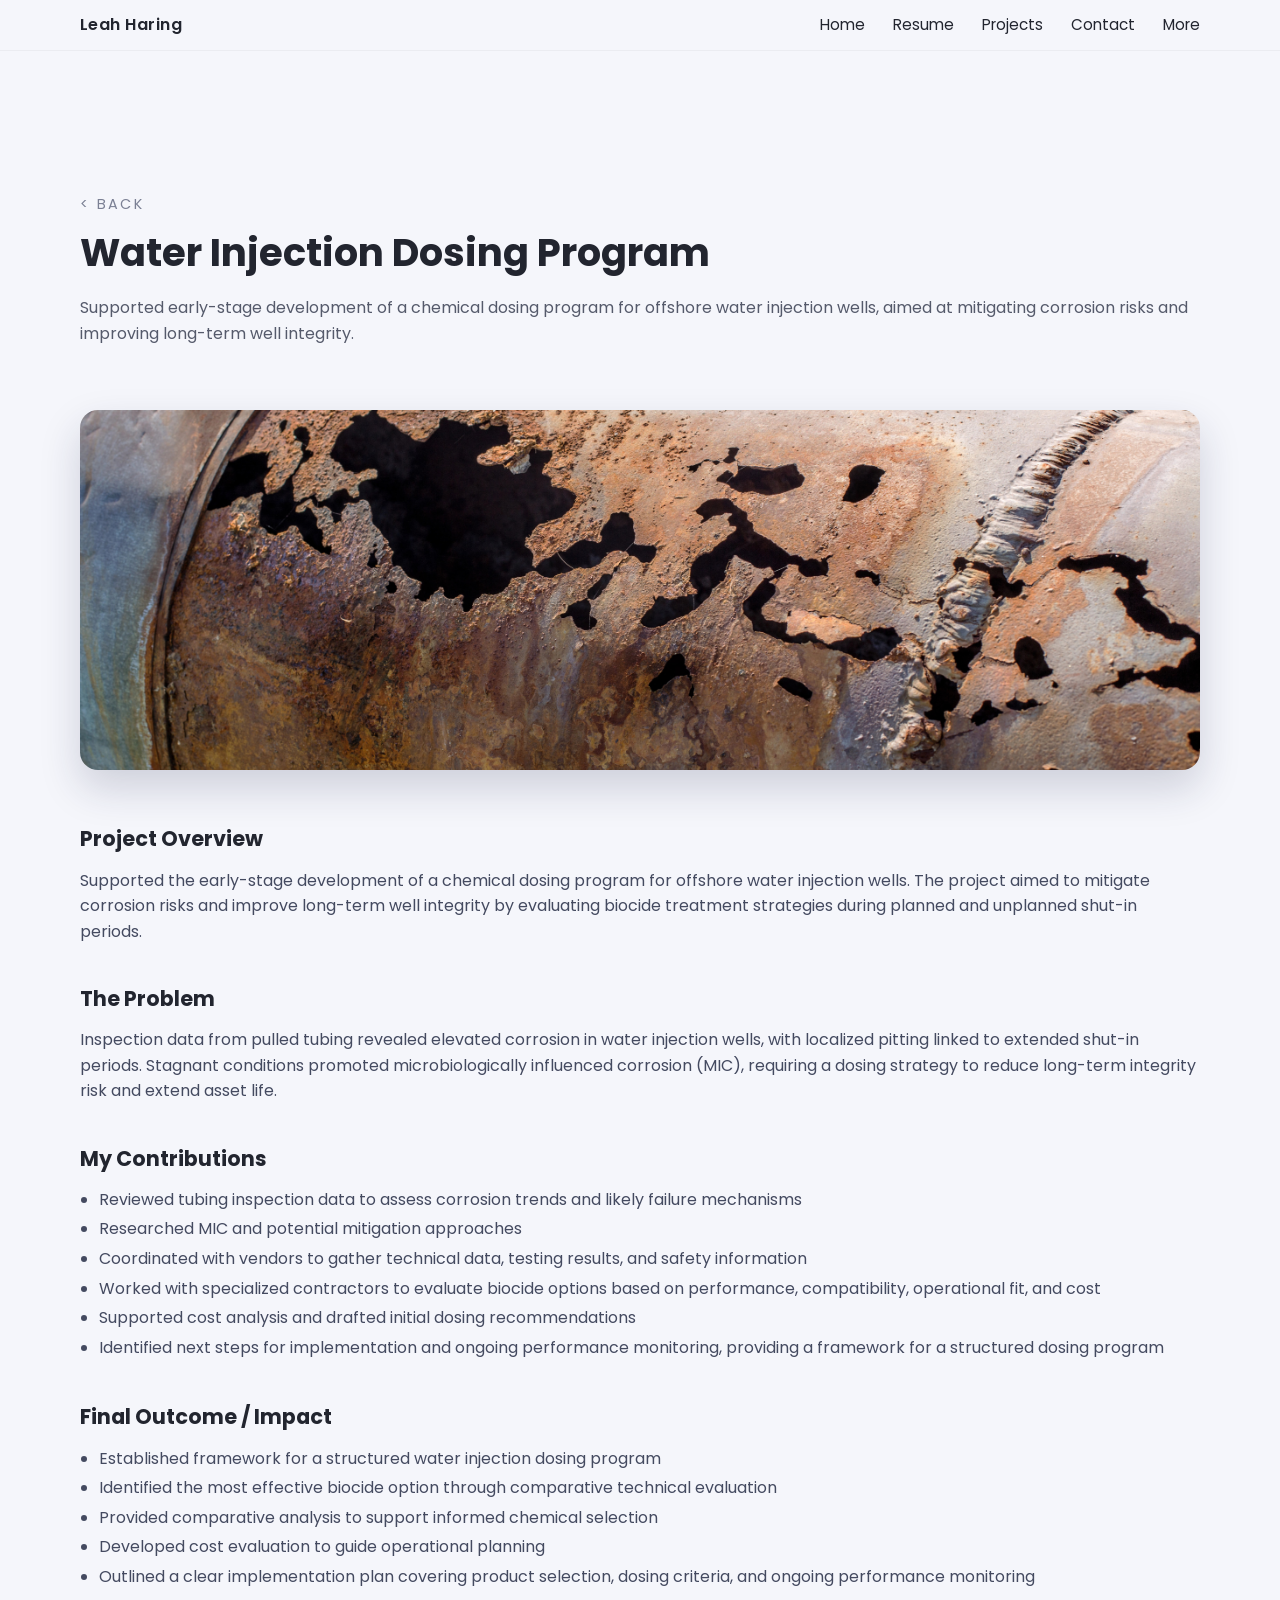
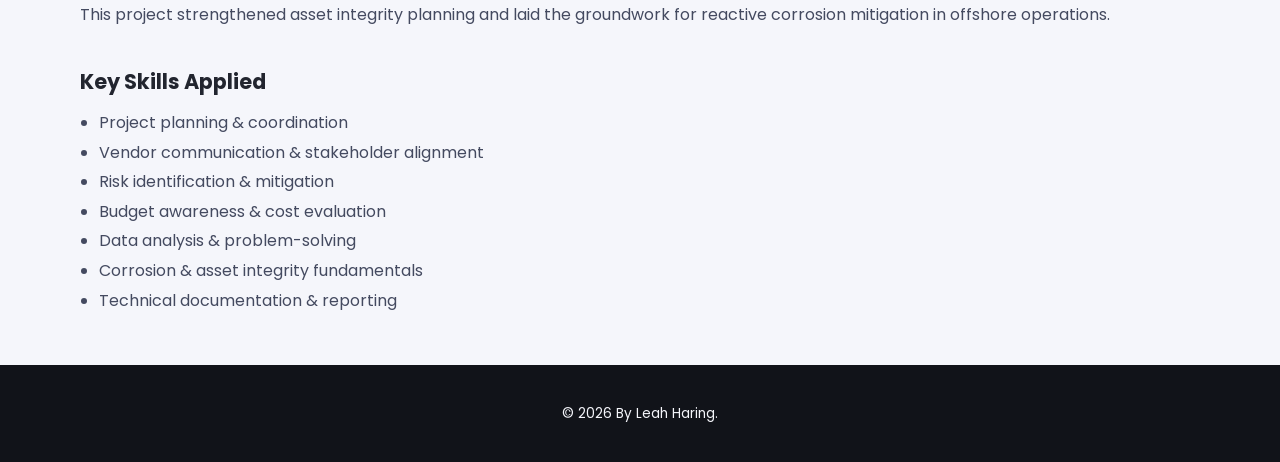
<file: project-water-injection-dosing.html>
<!DOCTYPE html>
<html lang="en">
  <head>
    <meta charset="UTF-8" />
    <meta name="viewport" content="width=device-width, initial-scale=1.0" />
    <title>Water Injection Dosing Program | Leah Haring</title>
    <meta
      name="description"
      content="Water Injection Dosing Program project supported by Mechanical Engineer Leah Haring, improving offshore well integrity."
    />
    <link rel="stylesheet" href="styles.css" />
    <link rel="preconnect" href="https://fonts.googleapis.com" />
    <link rel="preconnect" href="https://fonts.gstatic.com" crossorigin />
    <link
      href="https://fonts.googleapis.com/css2?family=Poppins:wght@300;400;500;600;700&display=swap"
      rel="stylesheet"
    />
  </head>
  <body>
    <header class="site-header">
      <div class="container header-inner">
        <a href="index.html" class="logo">Leah&nbsp;Haring</a>
        <button class="nav-toggle" aria-label="Toggle navigation">
          <span></span>
          <span></span>
        </button>
        <nav class="site-nav" aria-label="Main navigation">
          <ul>
            <li><a href="index.html">Home</a></li>
            <li><a href="resume.html">Resume</a></li>
            <li><a href="projects.html">Projects</a></li>
            <li><a href="contact.html">Contact</a></li>
            <li><a href="resume.html#skills">More</a></li>
          </ul>
        </nav>
      </div>
    </header>

    <main class="page-main">
      <section class="page-header">
        <div class="container">
          <p class="muted-heading"><a href="projects.html">&lt; Back</a></p>
          <h1 class="page-title">Water Injection Dosing Program</h1>
          <p class="page-subtitle">
            Supported early-stage development of a chemical dosing program for offshore water
            injection wells, aimed at mitigating corrosion risks and improving long-term well
            integrity.
          </p>
        </div>
      </section>

      <section class="page-section">
        <div class="container stack">
          <div>
            <img
              src="assets/water-injection-dosing.jpeg"
              alt="Offshore water injection well equipment"
              class="project-detail-image"
            />
          </div>

          <div>
            <h2>Project Overview</h2>
            <p>
              Supported the early-stage development of a chemical dosing program for offshore water
              injection wells. The project aimed to mitigate corrosion risks and improve long-term
              well integrity by evaluating biocide treatment strategies during planned and unplanned
              shut-in periods.
            </p>
          </div>

          <div>
            <h2>The Problem</h2>
            <p>
              Inspection data from pulled tubing revealed elevated corrosion in water injection
              wells, with localized pitting linked to extended shut-in periods. Stagnant conditions
              promoted microbiologically influenced corrosion (MIC), requiring a dosing strategy to
              reduce long-term integrity risk and extend asset life.
            </p>
          </div>

          <div>
            <h2>My Contributions</h2>
            <ul>
              <li>Reviewed tubing inspection data to assess corrosion trends and likely failure mechanisms</li>
              <li>Researched MIC and potential mitigation approaches</li>
              <li>Coordinated with vendors to gather technical data, testing results, and safety information</li>
              <li>
                Worked with specialized contractors to evaluate biocide options based on performance,
                compatibility, operational fit, and cost
              </li>
              <li>Supported cost analysis and drafted initial dosing recommendations</li>
              <li>
                Identified next steps for implementation and ongoing performance monitoring, providing
                a framework for a structured dosing program
              </li>
            </ul>
          </div>

          <div>
            <h2>Final Outcome / Impact</h2>
            <ul>
              <li>Established framework for a structured water injection dosing program</li>
              <li>
                Identified the most effective biocide option through comparative technical evaluation
              </li>
              <li>Provided comparative analysis to support informed chemical selection</li>
              <li>Developed cost evaluation to guide operational planning</li>
              <li>
                Outlined a clear implementation plan covering product selection, dosing criteria, and
                ongoing performance monitoring
              </li>
            </ul>
            <p>
              This project strengthened asset integrity planning and laid the groundwork for reactive
              corrosion mitigation in offshore operations.
            </p>
          </div>

          <div>
            <h2>Key Skills Applied</h2>
            <ul>
              <li>Project planning &amp; coordination</li>
              <li>Vendor communication &amp; stakeholder alignment</li>
              <li>Risk identification &amp; mitigation</li>
              <li>Budget awareness &amp; cost evaluation</li>
              <li>Data analysis &amp; problem-solving</li>
              <li>Corrosion &amp; asset integrity fundamentals</li>
              <li>Technical documentation &amp; reporting</li>
            </ul>
          </div>
        </div>
      </section>
    </main>

    <footer class="site-footer">
      <div class="container">
        <p>© 2026 By Leah Haring.</p>
      </div>
    </footer>

    <script src="scripts.js"></script>
  </body>
</html>
</file>
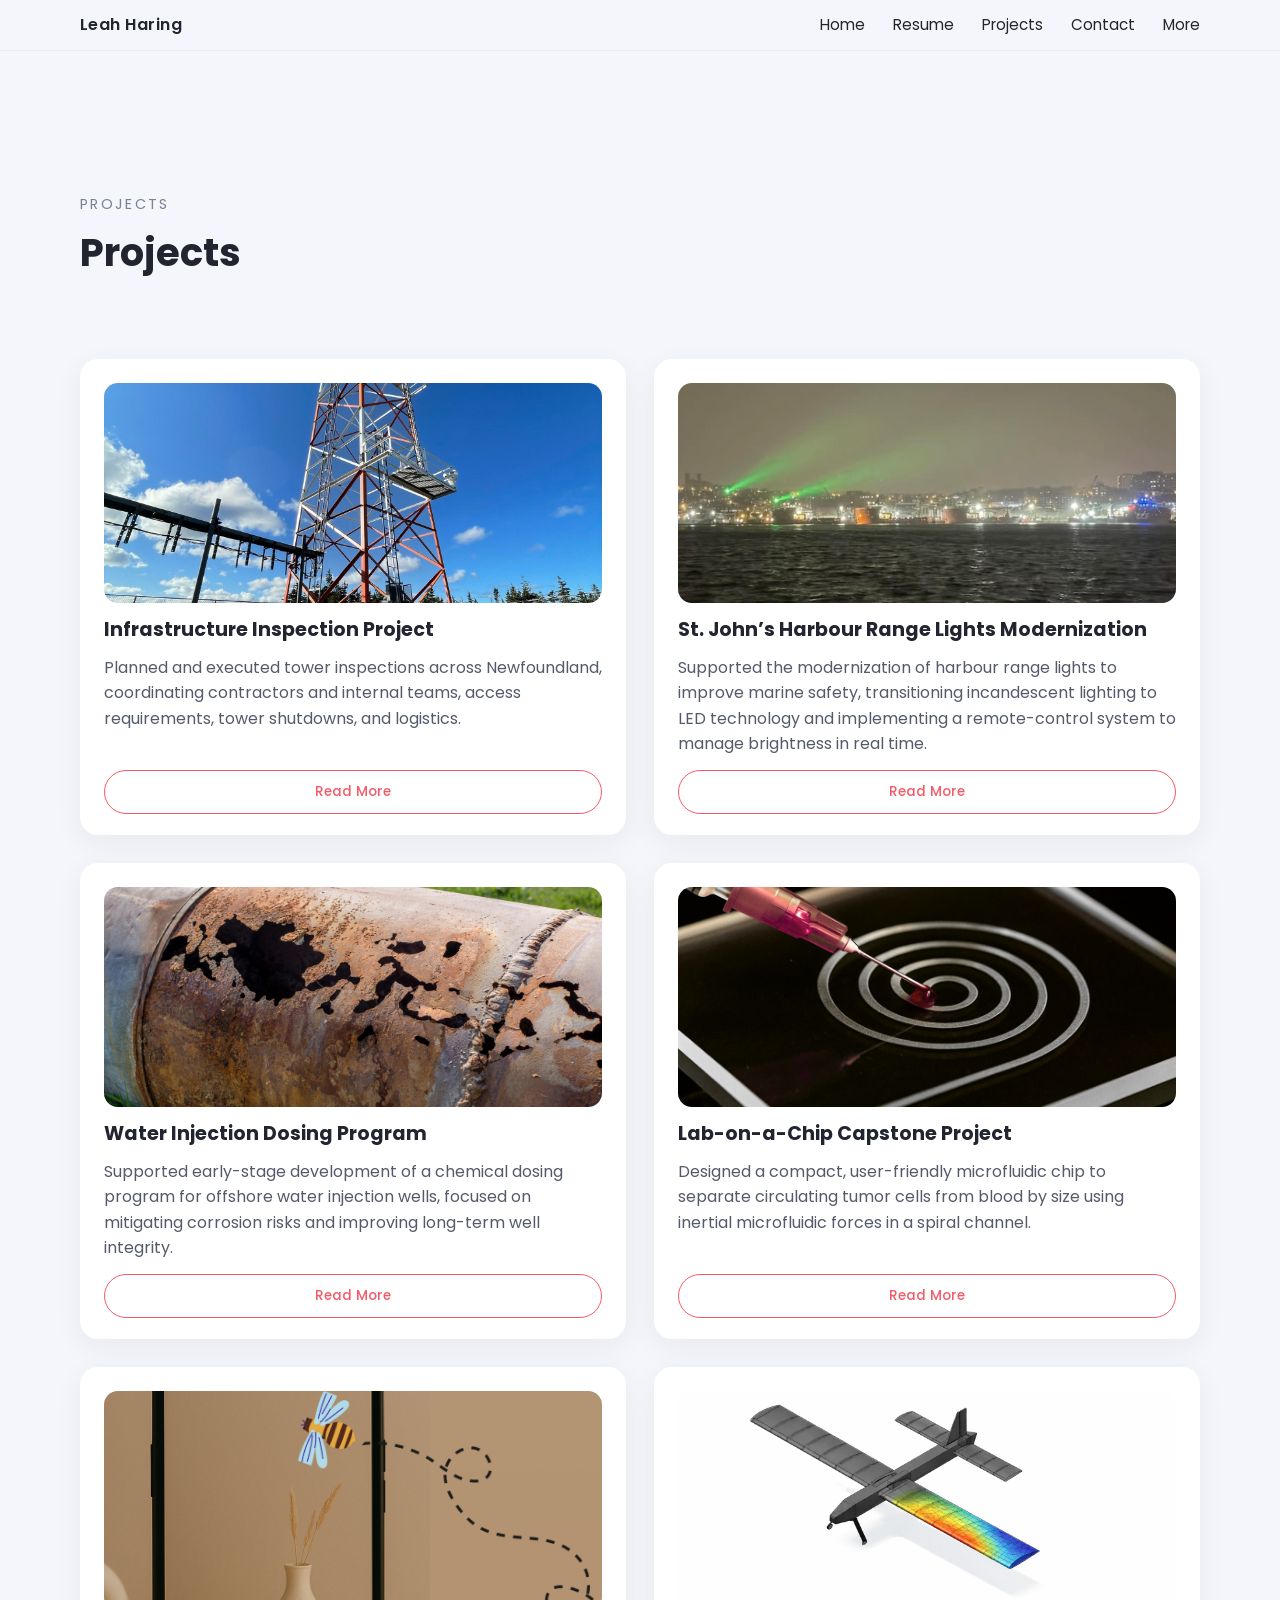
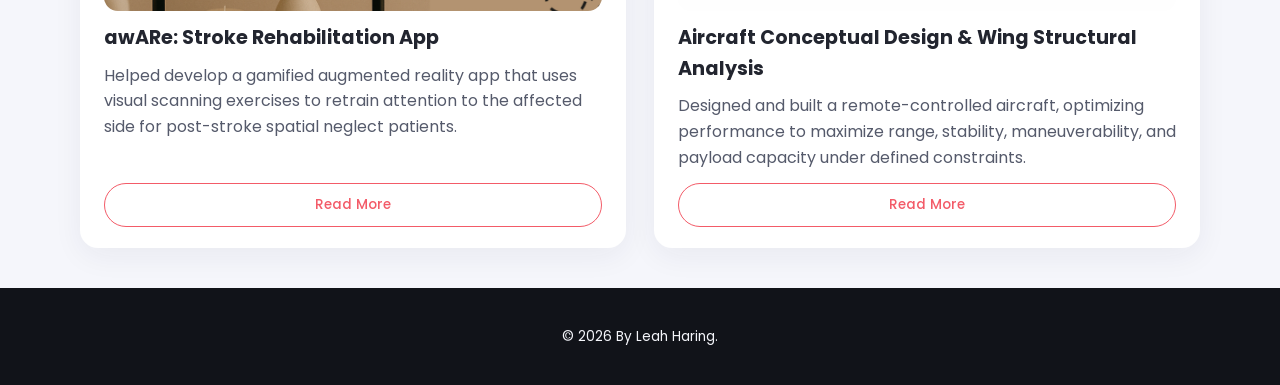
<file: projects.html>
<!DOCTYPE html>
<html lang="en">
  <head>
    <meta charset="UTF-8" />
    <meta name="viewport" content="width=device-width, initial-scale=1.0" />
    <title>Projects | Leah Haring</title>
    <meta
      name="description"
      content="Project portfolio for Mechanical Engineer Leah Haring, including infrastructure, marine safety, offshore integrity, biomedical, AR rehab, and aircraft design work."
    />
    <link rel="stylesheet" href="styles.css" />
    <link rel="preconnect" href="https://fonts.googleapis.com" />
    <link rel="preconnect" href="https://fonts.gstatic.com" crossorigin />
    <link
      href="https://fonts.googleapis.com/css2?family=Poppins:wght@300;400;500;600;700&display=swap"
      rel="stylesheet"
    />
  </head>
  <body>
    <header class="site-header">
      <div class="container header-inner">
        <a href="index.html" class="logo">Leah&nbsp;Haring</a>
        <button class="nav-toggle" aria-label="Toggle navigation">
          <span></span>
          <span></span>
        </button>
        <nav class="site-nav" aria-label="Main navigation">
          <ul>
            <li><a href="index.html">Home</a></li>
            <li><a href="resume.html">Resume</a></li>
            <li><a href="projects.html">Projects</a></li>
            <li><a href="contact.html">Contact</a></li>
            <li><a href="resume.html#skills">More</a></li>
          </ul>
        </nav>
      </div>
    </header>

    <main class="page-main">
      <section class="page-header">
        <div class="container">
          <p class="muted-heading">Projects</p>
          <h1 class="page-title">Projects</h1>
        </div>
      </section>

      <section class="page-section">
        <div class="container project-list">
          <article class="project-list-item">
            <img
              src="assets/infrastructure-inspection.jpg"
              alt="Tower infrastructure inspection site in Newfoundland"
              class="project-thumb"
            />
            <h2>Infrastructure Inspection Project</h2>
            <p>
              Planned and executed tower inspections across Newfoundland, coordinating contractors and
              internal teams, access requirements, tower shutdowns, and logistics.
            </p>
            <a href="project-infrastructure-inspection.html" class="btn secondary">Read More</a>
          </article>

          <article class="project-list-item">
            <img
              src="assets/harbour.png"
              alt="St. John’s harbour range lights at dusk"
              class="project-thumb"
            />
            <h2>St. John’s Harbour Range Lights Modernization</h2>
            <p>
              Supported the modernization of harbour range lights to improve marine safety,
              transitioning incandescent lighting to LED technology and implementing a remote-control
              system to manage brightness in real time.
            </p>
            <a href="project-range-lights.html" class="btn secondary">Read More</a>
          </article>

          <article class="project-list-item">
            <img
              src="assets/water-injection-dosing.jpeg"
              alt="Water injection equipment and piping"
              class="project-thumb"
            />
            <h2>Water Injection Dosing Program</h2>
            <p>
              Supported early-stage development of a chemical dosing program for offshore water
              injection wells, focused on mitigating corrosion risks and improving long-term well
              integrity.
            </p>
            <a href="project-water-injection-dosing.html" class="btn secondary">Read More</a>
          </article>

          <article class="project-list-item">
            <img
              src="assets/lab-on-a-chip.png"
              alt="Illustration of a lab-on-a-chip microfluidic device"
              class="project-thumb"
            />
            <h2>Lab-on-a-Chip Capstone Project</h2>
            <p>
              Designed a compact, user-friendly microfluidic chip to separate circulating tumor cells
              from blood by size using inertial microfluidic forces in a spiral channel.
            </p>
            <a href="project-lab-on-a-chip.html" class="btn secondary">Read More</a>
          </article>

          <article class="project-list-item">
            <img
              src="assets/aware.png"
              alt="awARe stroke rehabilitation app interface"
              class="project-thumb"
            />
            <h2>awARe: Stroke Rehabilitation App</h2>
            <p>
              Helped develop a gamified augmented reality app that uses visual scanning exercises to
              retrain attention to the affected side for post-stroke spatial neglect patients.
            </p>
            <a href="project-aware.html" class="btn secondary">Read More</a>
          </article>

          <article class="project-list-item">
            <img
              src="assets/plane-fea.png"
              alt="Finite element analysis of aircraft wing"
              class="project-thumb"
            />
            <h2>Aircraft Conceptual Design &amp; Wing Structural Analysis</h2>
            <p>
              Designed and built a remote-controlled aircraft, optimizing performance to maximize
              range, stability, maneuverability, and payload capacity under defined constraints.
            </p>
            <a href="project-airplane-design.html" class="btn secondary">Read More</a>
          </article>
        </div>
      </section>
    </main>

    <footer class="site-footer">
      <div class="container">
        <p>© 2026 By Leah Haring.</p>
      </div>
    </footer>

    <script src="scripts.js"></script>
  </body>
</html>
</file>
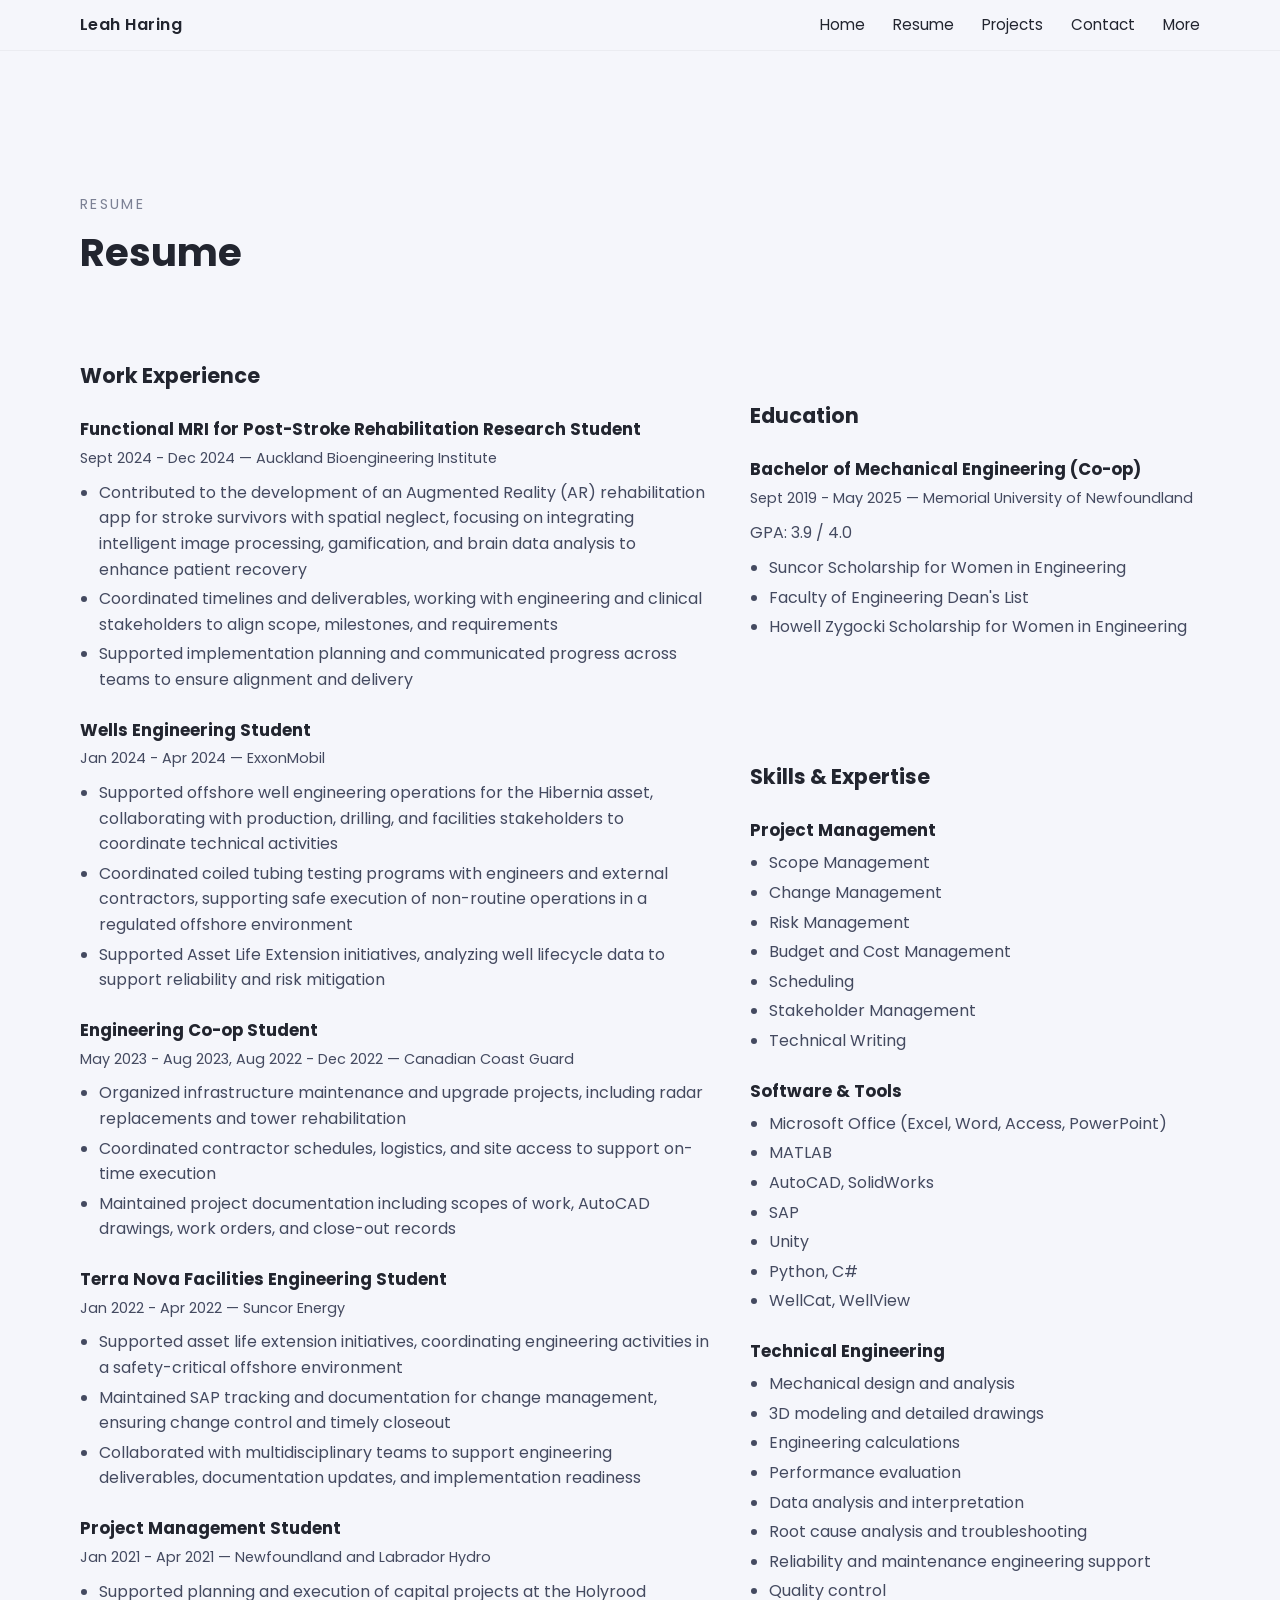
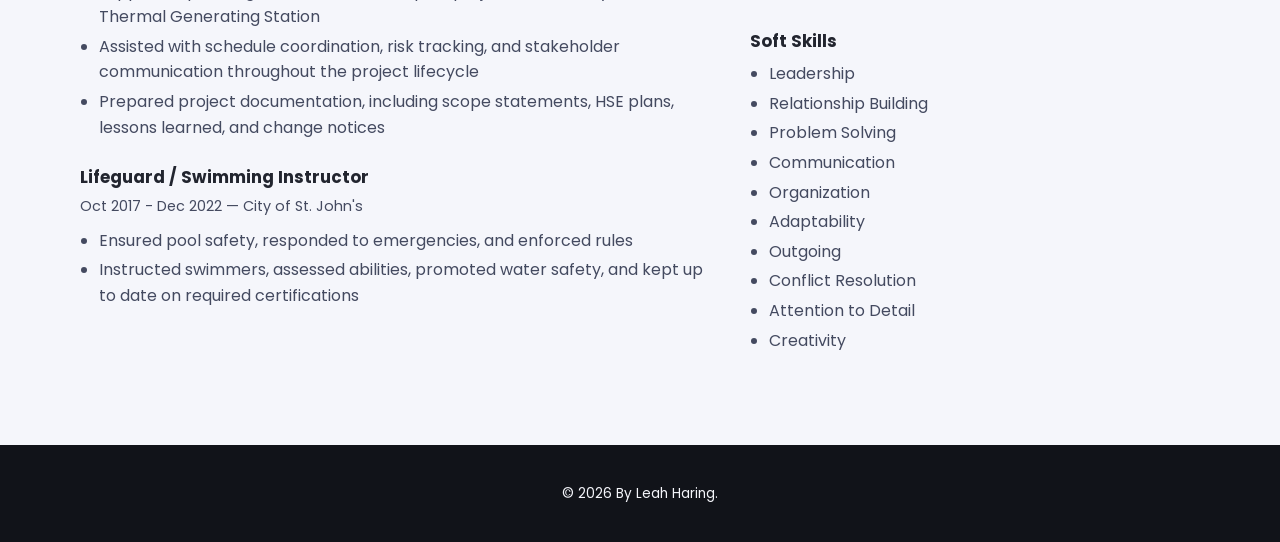
<file: resume.html>
<!DOCTYPE html>
<html lang="en">
  <head>
    <meta charset="UTF-8" />
    <meta name="viewport" content="width=device-width, initial-scale=1.0" />
    <title>Resume | Leah Haring</title>
    <meta
      name="description"
      content="Work experience, education, and skills for Mechanical Engineer Leah Haring."
    />
    <link rel="stylesheet" href="styles.css" />
    <link rel="preconnect" href="https://fonts.googleapis.com" />
    <link rel="preconnect" href="https://fonts.gstatic.com" crossorigin />
    <link
      href="https://fonts.googleapis.com/css2?family=Poppins:wght@300;400;500;600;700&display=swap"
      rel="stylesheet"
    />
  </head>
  <body>
    <header class="site-header">
      <div class="container header-inner">
        <a href="index.html" class="logo">Leah&nbsp;Haring</a>
        <button class="nav-toggle" aria-label="Toggle navigation">
          <span></span>
          <span></span>
        </button>
        <nav class="site-nav" aria-label="Main navigation">
          <ul>
            <li><a href="index.html">Home</a></li>
            <li><a href="resume.html">Resume</a></li>
            <li><a href="projects.html">Projects</a></li>
            <li><a href="contact.html">Contact</a></li>
            <li><a href="#skills">More</a></li>
          </ul>
        </nav>
      </div>
    </header>

    <main class="page-main">
      <section class="page-header">
        <div class="container">
          <p class="muted-heading">Resume</p>
          <h1 class="page-title">Resume</h1>
        </div>
      </section>

      <section class="page-section">
        <div class="container two-column">
          <div class="stack">
            <div>
              <h2>Work Experience</h2>

              <h3>Functional MRI for Post-Stroke Rehabilitation Research Student</h3>
              <p class="page-meta">Sept 2024 - Dec 2024 &mdash; Auckland Bioengineering Institute</p>
              <ul>
                <li>
                  Contributed to the development of an Augmented Reality (AR) rehabilitation app for
                  stroke survivors with spatial neglect, focusing on integrating intelligent image
                  processing, gamification, and brain data analysis to enhance patient recovery
                </li>
                <li>
                  Coordinated timelines and deliverables, working with engineering and clinical
                  stakeholders to align scope, milestones, and requirements
                </li>
                <li>
                  Supported implementation planning and communicated progress across teams to ensure
                  alignment and delivery
                </li>
              </ul>

              <h3>Wells Engineering Student</h3>
              <p class="page-meta">Jan 2024 - Apr 2024 &mdash; ExxonMobil</p>
              <ul>
                <li>
                  Supported offshore well engineering operations for the Hibernia asset, collaborating
                  with production, drilling, and facilities stakeholders to coordinate technical
                  activities
                </li>
                <li>
                  Coordinated coiled tubing testing programs with engineers and external contractors,
                  supporting safe execution of non-routine operations in a regulated offshore
                  environment
                </li>
                <li>
                  Supported Asset Life Extension initiatives, analyzing well lifecycle data to support
                  reliability and risk mitigation
                </li>
              </ul>

              <h3>Engineering Co-op Student</h3>
              <p class="page-meta">
                May 2023 - Aug 2023, Aug 2022 - Dec 2022 &mdash; Canadian Coast Guard
              </p>
              <ul>
                <li>
                  Organized infrastructure maintenance and upgrade projects, including radar
                  replacements and tower rehabilitation
                </li>
                <li>
                  Coordinated contractor schedules, logistics, and site access to support on-time
                  execution
                </li>
                <li>
                  Maintained project documentation including scopes of work, AutoCAD drawings, work
                  orders, and close-out records
                </li>
              </ul>

              <h3>Terra Nova Facilities Engineering Student</h3>
              <p class="page-meta">Jan 2022 - Apr 2022 &mdash; Suncor Energy</p>
              <ul>
                <li>
                  Supported asset life extension initiatives, coordinating engineering activities in a
                  safety-critical offshore environment
                </li>
                <li>
                  Maintained SAP tracking and documentation for change management, ensuring change
                  control and timely closeout
                </li>
                <li>
                  Collaborated with multidisciplinary teams to support engineering deliverables,
                  documentation updates, and implementation readiness
                </li>
              </ul>

              <h3>Project Management Student</h3>
              <p class="page-meta">Jan 2021 - Apr 2021 &mdash; Newfoundland and Labrador Hydro</p>
              <ul>
                <li>
                  Supported planning and execution of capital projects at the Holyrood Thermal
                  Generating Station
                </li>
                <li>
                  Assisted with schedule coordination, risk tracking, and stakeholder communication
                  throughout the project lifecycle
                </li>
                <li>
                  Prepared project documentation, including scope statements, HSE plans, lessons
                  learned, and change notices
                </li>
              </ul>

              <h3>Lifeguard / Swimming Instructor</h3>
              <p class="page-meta">Oct 2017 - Dec 2022 &mdash; City of St. John's</p>
              <ul>
                <li>Ensured pool safety, responded to emergencies, and enforced rules</li>
                <li>
                  Instructed swimmers, assessed abilities, promoted water safety, and kept up to date
                  on required certifications
                </li>
              </ul>
            </div>
          </div>

          <aside class="stack" id="skills">
            <section class="page-section">
              <h2>Education</h2>
              <h3>Bachelor of Mechanical Engineering (Co-op)</h3>
              <p class="page-meta">Sept 2019 - May 2025 &mdash; Memorial University of Newfoundland</p>
              <p>GPA: 3.9 / 4.0</p>
              <ul>
                <li>Suncor Scholarship for Women in Engineering</li>
                <li>Faculty of Engineering Dean's List</li>
                <li>Howell Zygocki Scholarship for Women in Engineering</li>
              </ul>
            </section>

            <section class="page-section">
              <h2>Skills &amp; Expertise</h2>

              <h3>Project Management</h3>
              <ul>
                <li>Scope Management</li>
                <li>Change Management</li>
                <li>Risk Management</li>
                <li>Budget and Cost Management</li>
                <li>Scheduling</li>
                <li>Stakeholder Management</li>
                <li>Technical Writing</li>
              </ul>

              <h3>Software &amp; Tools</h3>
              <ul>
                <li>Microsoft Office (Excel, Word, Access, PowerPoint)</li>
                <li>MATLAB</li>
                <li>AutoCAD, SolidWorks</li>
                <li>SAP</li>
                <li>Unity</li>
                <li>Python, C#</li>
                <li>WellCat, WellView</li>
              </ul>

              <h3>Technical Engineering</h3>
              <ul>
                <li>Mechanical design and analysis</li>
                <li>3D modeling and detailed drawings</li>
                <li>Engineering calculations</li>
                <li>Performance evaluation</li>
                <li>Data analysis and interpretation</li>
                <li>Root cause analysis and troubleshooting</li>
                <li>Reliability and maintenance engineering support</li>
                <li>Quality control</li>
              </ul>

              <h3>Soft Skills</h3>
              <ul>
                <li>Leadership</li>
                <li>Relationship Building</li>
                <li>Problem Solving</li>
                <li>Communication</li>
                <li>Organization</li>
                <li>Adaptability</li>
                <li>Outgoing</li>
                <li>Conflict Resolution</li>
                <li>Attention to Detail</li>
                <li>Creativity</li>
              </ul>
            </section>
          </aside>
        </div>
      </section>
    </main>

    <footer class="site-footer">
      <div class="container">
        <p>© 2026 By Leah Haring.</p>
      </div>
    </footer>

    <script src="scripts.js"></script>
  </body>
</html>
</file>
<file: styles.css>
/* Global styles */
*,
*::before,
*::after {
  box-sizing: border-box;
}

html,
body {
  margin: 0;
  padding: 0;
  font-family: "Poppins", system-ui, -apple-system, BlinkMacSystemFont, "Segoe UI",
    sans-serif;
  background-color: #f5f6fb;
  color: #22252f;
  scroll-behavior: smooth;
}

body {
  line-height: 1.6;
}

img {
  max-width: 100%;
  display: block;
}

a {
  color: inherit;
  text-decoration: none;
}

.container {
  width: min(1120px, 100% - 2.5rem);
  margin: 0 auto;
}

.section {
  padding: 4.5rem 0;
}

.section-title {
  font-size: 2rem;
  font-weight: 600;
  margin: 0 0 1.5rem;
  text-align: left;
}

.section-intro {
  max-width: 640px;
  margin: 0 0 2rem;
  color: #555a6b;
}

/* Header / Navigation */
.site-header {
  position: sticky;
  top: 0;
  z-index: 100;
  background-color: rgba(245, 246, 251, 0.95);
  backdrop-filter: blur(12px);
  border-bottom: 1px solid rgba(0, 0, 0, 0.04);
}

.header-inner {
  display: flex;
  align-items: center;
  justify-content: space-between;
  padding: 0.75rem 0;
}

.logo {
  font-weight: 600;
  letter-spacing: 0.03em;
}

.site-nav ul {
  list-style: none;
  display: flex;
  gap: 1.75rem;
  padding: 0;
  margin: 0;
  font-size: 0.95rem;
}

.site-nav a {
  position: relative;
  padding-bottom: 0.15rem;
}

.site-nav a::after {
  content: "";
  position: absolute;
  left: 0;
  bottom: 0;
  width: 0;
  height: 2px;
  background-color: #2b4eff;
  transition: width 0.2s ease;
}

.site-nav a:hover::after,
.site-nav a:focus-visible::after {
  width: 100%;
}

.nav-toggle {
  display: none;
  background: none;
  border: none;
  padding: 0.4rem;
  flex-direction: column;
  gap: 0.22rem;
  cursor: pointer;
}

.nav-toggle span {
  width: 20px;
  height: 2px;
  background-color: #22252f;
  border-radius: 999px;
}

/* Hero */
.hero {
  padding: 5.5rem 0 4.5rem;
}

.hero-inner {
  display: grid;
  grid-template-columns: auto minmax(0, 1.2fr);
  column-gap: 3.75rem;
  align-items: center;
}

.hero-kicker {
  text-transform: uppercase;
  letter-spacing: 0.2em;
  font-size: 0.75rem;
  color: #7b8094;
  margin: 0 0 0.75rem;
}

.hero-title {
  font-size: clamp(2.4rem, 4vw, 3rem);
  margin: 0 0 0.5rem;
}

.hero-subtitle {
  font-size: 1.1rem;
  color: #4a4f62;
  margin: 0 0 1.75rem;
}

.hero-cta-group {
  display: flex;
  flex-wrap: wrap;
  gap: 1.75rem;
  margin-top: 2.25rem;
}

.hero-btn {
  width: 140px;
  height: 140px;
  border-radius: 50%;
  padding: 0;
  font-size: 1rem;
  font-weight: 500;
  box-shadow: 0 14px 30px rgba(26, 32, 74, 0.18);
}

.hero-btn--resume {
  background-color: #ccb495;
  color: #22252f;
  border: none;
}

.hero-btn--projects {
  background-color: #dea6aa;
  color: #22252f;
  border: none;
}

.hero-btn--contact {
  background-color: #789d80;
  color: #22252f;
  border: none;
}

.hero-btn:hover {
  transform: translateY(-2px);
  filter: brightness(0.97);
}

.btn {
  display: inline-flex;
  align-items: center;
  justify-content: center;
  padding: 0.65rem 1.45rem;
  border-radius: 999px;
  font-size: 0.9rem;
  font-weight: 500;
  border: 1px solid transparent;
  cursor: pointer;
  transition: background-color 0.18s ease, color 0.18s ease,
    border-color 0.18s ease, transform 0.08s ease;
}

.btn.primary {
  background-color: #f35b68;
  color: #ffffff;
}

.btn.primary:hover {
  background-color: #e14a57;
  transform: translateY(-1px);
}

.btn.secondary {
  background-color: #ffffff;
  border-color: #f35b68;
  color: #f35b68;
}

.btn.secondary:hover {
  background-color: #fdebed;
  transform: translateY(-1px);
}

.btn.tertiary {
  background-color: transparent;
  border-color: transparent;
  color: #f35b68;
}

.btn.tertiary:hover {
  background-color: rgba(243, 91, 104, 0.08);
  transform: translateY(-1px);
}

.hero-photo-wrapper {
  display: flex;
  justify-content: flex-start;
}

.hero-photo-placeholder {
  width: 260px;
  height: 260px;
  border-radius: 24px;
  background: radial-gradient(circle at 20% 0, #fce4ec 0, #f5f6fb 45%, #dbe4ff 100%);
  display: flex;
  align-items: center;
  justify-content: center;
  color: #7b8094;
  font-size: 0.9rem;
  border: 1px solid rgba(0, 0, 0, 0.04);
  box-shadow: 0 24px 60px rgba(26, 32, 74, 0.18);
}

.hero-photo {
  width: 320px;
  height: 320px;
  object-fit: cover;
  border-radius: 50%;
  box-shadow: 0 24px 60px rgba(26, 32, 74, 0.18);
}

/* About */
.about {
  background-color: #ffffff;
}

.about-content {
  display: grid;
  gap: 1rem;
  max-width: 720px;
  color: #444a60;
}

/* Resume */
.resume {
  background-color: #f5f6fb;
}

.resume-grid {
  display: grid;
  grid-template-columns: repeat(3, minmax(0, 1fr));
  gap: 1.5rem;
}

.resume-card {
  background-color: #ffffff;
  border-radius: 18px;
  padding: 1.5rem;
  box-shadow: 0 8px 30px rgba(26, 32, 74, 0.1);
}

.resume-card h3 {
  margin: 0 0 0.75rem;
  font-size: 1.05rem;
}

.resume-card ul {
  margin: 0;
  padding-left: 1.1rem;
  color: #555a6b;
  font-size: 0.95rem;
}

/* Projects */
.projects {
  background-color: #ffffff;
}

.projects-grid {
  display: grid;
  grid-template-columns: repeat(3, minmax(0, 1fr));
  gap: 1.5rem;
}

.project-card {
  background-color: #f5f6fb;
  border-radius: 18px;
  overflow: hidden;
  display: flex;
  flex-direction: column;
}

.project-image-placeholder {
  aspect-ratio: 4 / 3;
  background: linear-gradient(135deg, #dbe4ff, #fce4ec);
  display: flex;
  align-items: flex-end;
  justify-content: flex-end;
  padding: 0.5rem 0.75rem;
  font-size: 0.8rem;
  color: #444a60;
  font-weight: 500;
}

.project-content {
  padding: 1.1rem 1.25rem 1.25rem;
}

.project-content h3 {
  margin: 0 0 0.4rem;
  font-size: 1rem;
}

.project-content p {
  margin: 0;
  font-size: 0.95rem;
  color: #555a6b;
}

/* More */
.more {
  background-color: #f5f6fb;
}

/* Contact */
.contact {
  background-color: #ffffff;
}

.contact-grid {
  display: grid;
  grid-template-columns: minmax(0, 0.9fr) minmax(0, 1.1fr);
  gap: 2.5rem;
  align-items: flex-start;
}

.contact-details p {
  margin: 0 0 1rem;
  color: #444a60;
}

.contact-details a {
  color: #2b4eff;
}

.contact-form {
  background-color: #f5f6fb;
  border-radius: 18px;
  padding: 1.75rem 1.5rem;
  box-shadow: 0 8px 30px rgba(26, 32, 74, 0.06);
}

.form-row {
  display: flex;
  flex-direction: column;
  gap: 0.25rem;
  margin-bottom: 1rem;
}

.form-row label {
  font-size: 0.85rem;
  font-weight: 500;
  color: #555a6b;
}

.form-row input,
.form-row textarea {
  border-radius: 999px;
  border: 1px solid #d1d4e3;
  padding: 0.6rem 0.85rem;
  font: inherit;
  outline: none;
  background-color: #ffffff;
}

.form-row textarea {
  border-radius: 16px;
  resize: vertical;
  min-height: 120px;
}

.form-row input:focus-visible,
.form-row textarea:focus-visible {
  border-color: #2b4eff;
  box-shadow: 0 0 0 1px rgba(43, 78, 255, 0.1);
}

.contact-form .btn {
  margin-top: 0.5rem;
}

/* Footer */
.site-footer {
  background-color: #111319;
  color: #f5f6fb;
  padding: 1.5rem 0;
  font-size: 0.85rem;
  text-align: center;
}

/* Generic page layout (for non-home pages) */
.page-main {
  padding-top: 4.5rem;
}

.page-header {
  padding: 3.5rem 0 1.5rem;
}

.page-title {
  font-size: 2.4rem;
  margin: 0 0 0.75rem;
}

.page-subtitle {
  margin: 0;
  color: #555a6b;
}

.two-column {
  display: grid;
  grid-template-columns: minmax(0, 1.4fr) minmax(0, 1fr);
  gap: 2.5rem;
  align-items: flex-start;
}

.stack {
  display: flex;
  flex-direction: column;
  gap: 1.75rem;
}

.muted-heading {
  font-size: 0.9rem;
  text-transform: uppercase;
  letter-spacing: 0.16em;
  color: #7b8094;
  margin-bottom: 0.35rem;
}

.pill-list {
  display: flex;
  flex-wrap: wrap;
  gap: 0.4rem;
}

.pill {
  border-radius: 999px;
  border: 1px solid #d1d4e3;
  padding: 0.2rem 0.75rem;
  font-size: 0.8rem;
  background-color: #fff;
}

.page-section {
  padding: 2.5rem 0;
}

.page-section h2 {
  margin: 0 0 0.75rem;
  font-size: 1.3rem;
}

.page-section h3 {
  margin: 1.5rem 0 0.25rem;
  font-size: 1.05rem;
}

.page-section p {
  margin: 0 0 0.6rem;
  color: #444a60;
}

.page-section ul {
  margin: 0.4rem 0 0.75rem;
  padding-left: 1.2rem;
  color: #444a60;
}

.page-section li + li {
  margin-top: 0.25rem;
}

.page-meta {
  font-size: 0.9rem;
  color: #555a6b;
}

.project-list {
  display: grid;
  grid-template-columns: repeat(2, minmax(0, 1fr));
  gap: 1.75rem;
}

.project-list-item {
  background-color: #ffffff;
  border-radius: 18px;
  padding: 1.5rem 1.5rem 1.3rem;
  box-shadow: 0 8px 30px rgba(26, 32, 74, 0.06);
  display: flex;
  flex-direction: column;
}

.project-list-item h2 {
  margin: 0 0 0.25rem;
  font-size: 1.2rem;
}

.project-list-item p {
  margin: 0.3rem 0 0.8rem;
  color: #555a6b;
}

.project-list-item .btn {
  padding-inline: 1.1rem;
  font-size: 0.85rem;
  margin-top: auto;
}

.project-thumb {
  width: 100%;
  border-radius: 14px;
  object-fit: cover;
  max-height: 220px;
  margin-bottom: 0.75rem;
}

.project-detail-image {
  width: 100%;
  border-radius: 18px;
  object-fit: cover;
  max-height: 360px;
  margin-bottom: 1.5rem;
  box-shadow: 0 18px 40px rgba(26, 32, 74, 0.18);
}

/* Responsive */
@media (max-width: 900px) {
  .hero-inner {
    grid-template-columns: minmax(0, 1fr);
    gap: 2.5rem;
  }

  .hero-photo-wrapper {
    order: -1;
    justify-content: center;
  }

  .resume-grid,
  .projects-grid {
    grid-template-columns: repeat(2, minmax(0, 1fr));
  }

  .contact-grid {
    grid-template-columns: minmax(0, 1fr);
  }
}

@media (max-width: 720px) {
  .header-inner {
    padding-inline: 0.1rem;
  }

  .nav-toggle {
    display: inline-flex;
  }

  .site-nav {
    position: absolute;
    inset-inline: 0;
    top: 100%;
    background-color: rgba(245, 246, 251, 0.98);
    max-height: 0;
    overflow: hidden;
    transition: max-height 0.2s ease;
  }

  .site-nav.open {
    max-height: 240px;
  }

  .site-nav ul {
    flex-direction: column;
    padding: 0.4rem 1rem 0.8rem;
    gap: 0.4rem;
  }

  .hero {
    padding-top: 4.5rem;
  }

  .resume-grid,
  .projects-grid {
    grid-template-columns: minmax(0, 1fr);
  }

  .project-list {
    grid-template-columns: minmax(0, 1fr);
  }

  .section {
    padding-block: 3.25rem;
  }

  .page-main {
    padding-top: 4rem;
  }

  .page-header {
    padding: 3rem 0 1.25rem;
  }

  .two-column {
    grid-template-columns: minmax(0, 1fr);
  }
}
</file>
